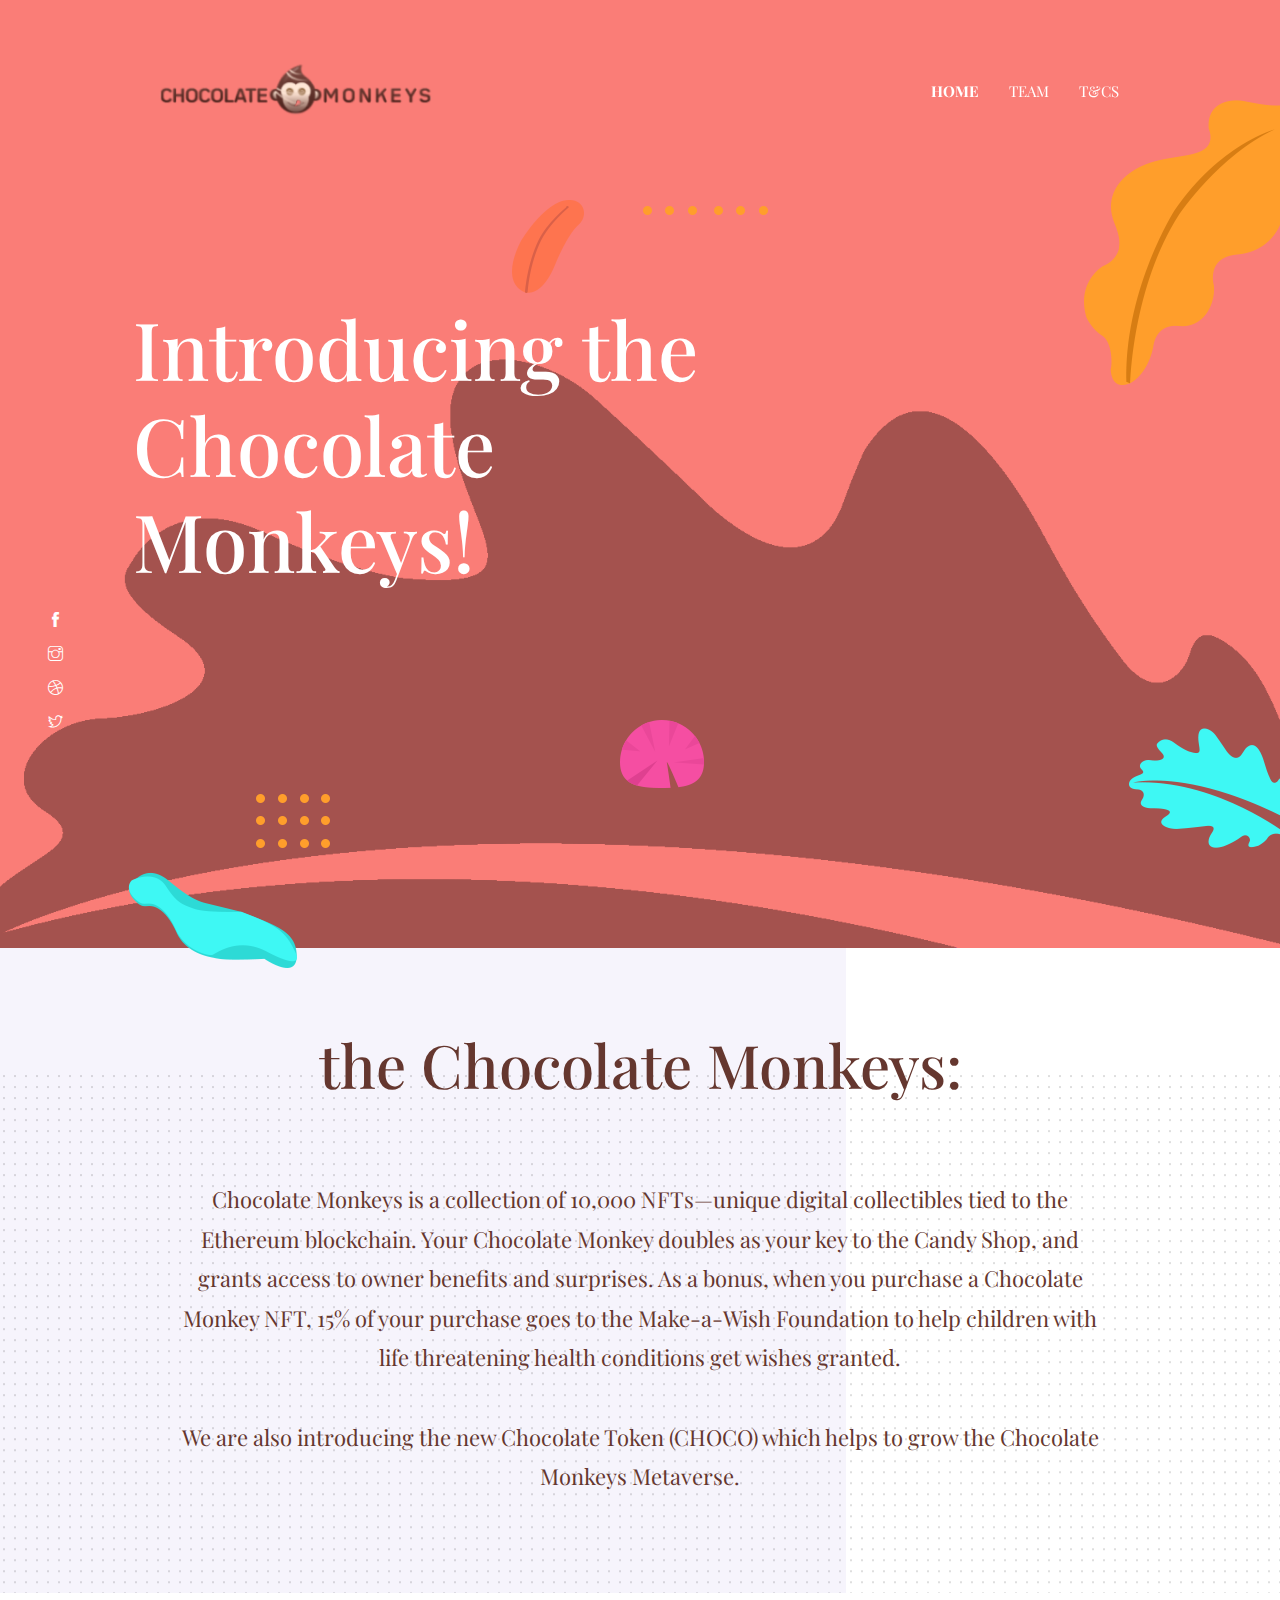
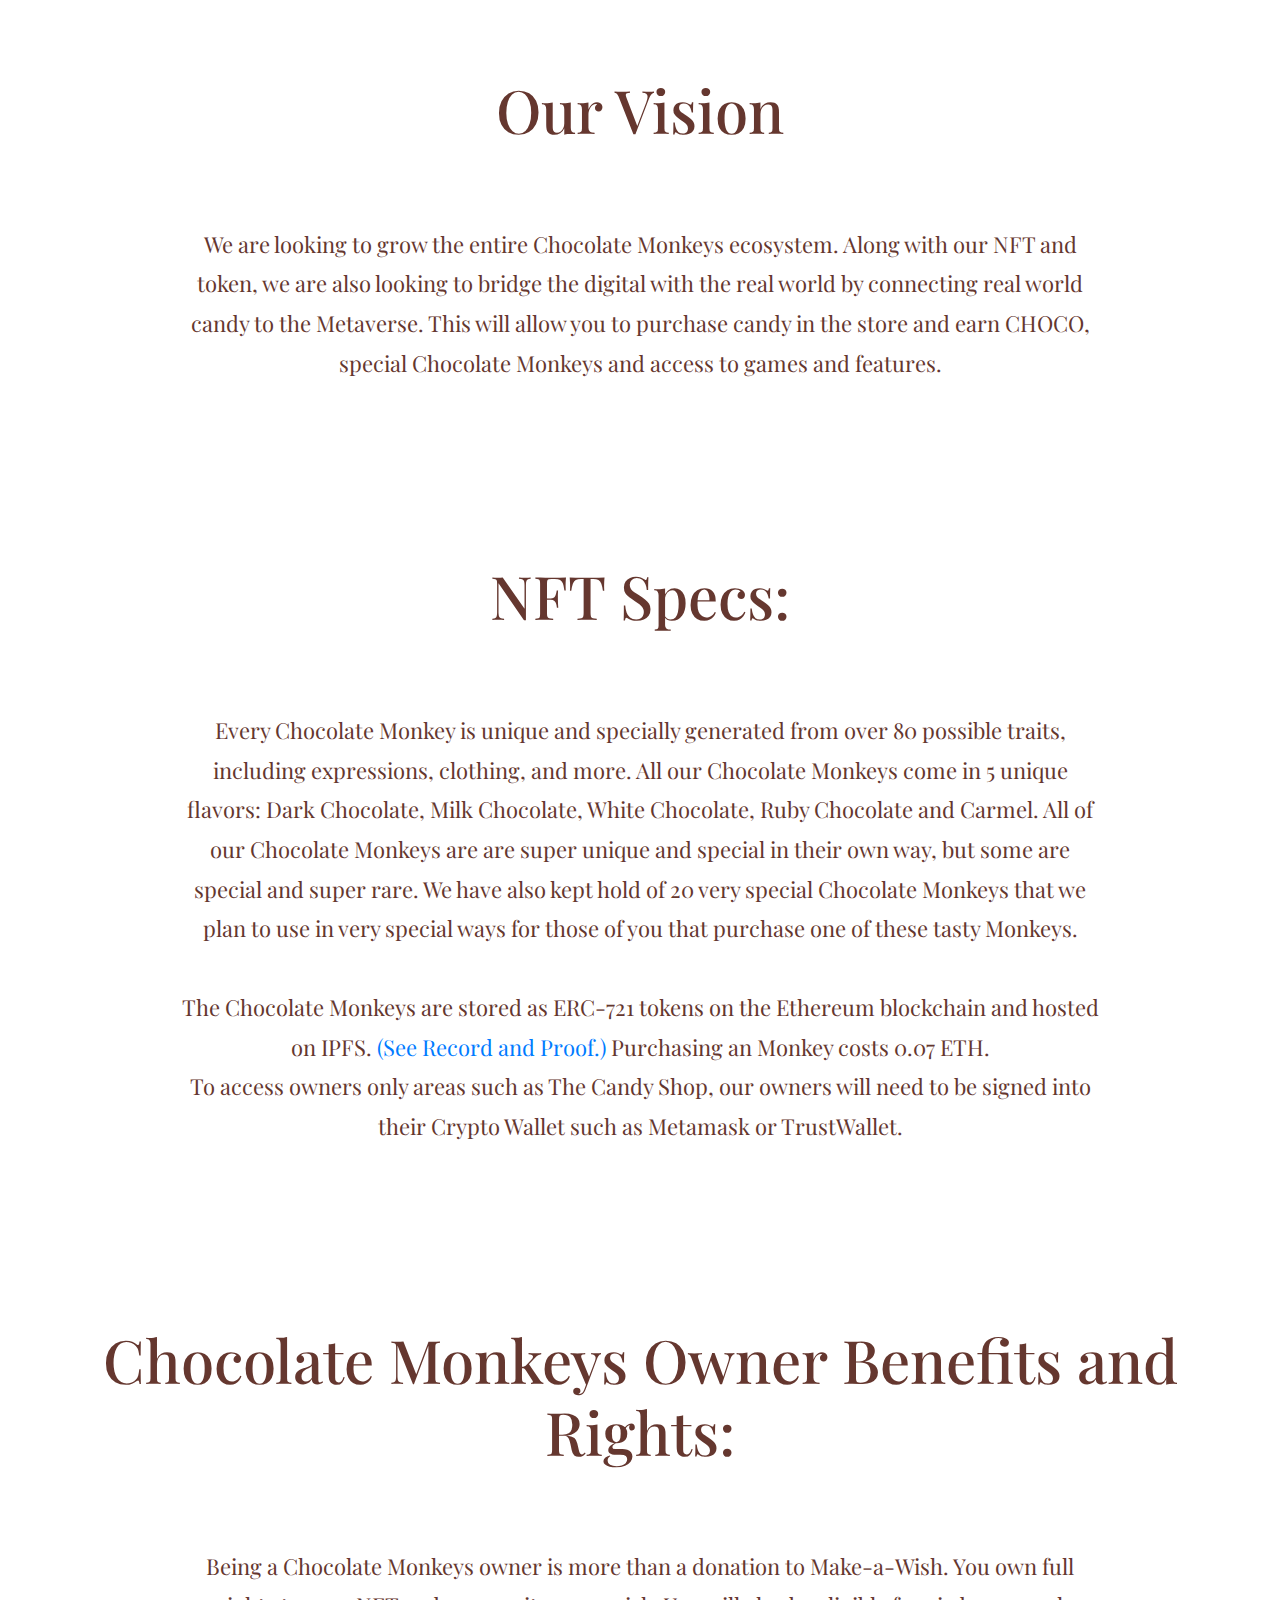
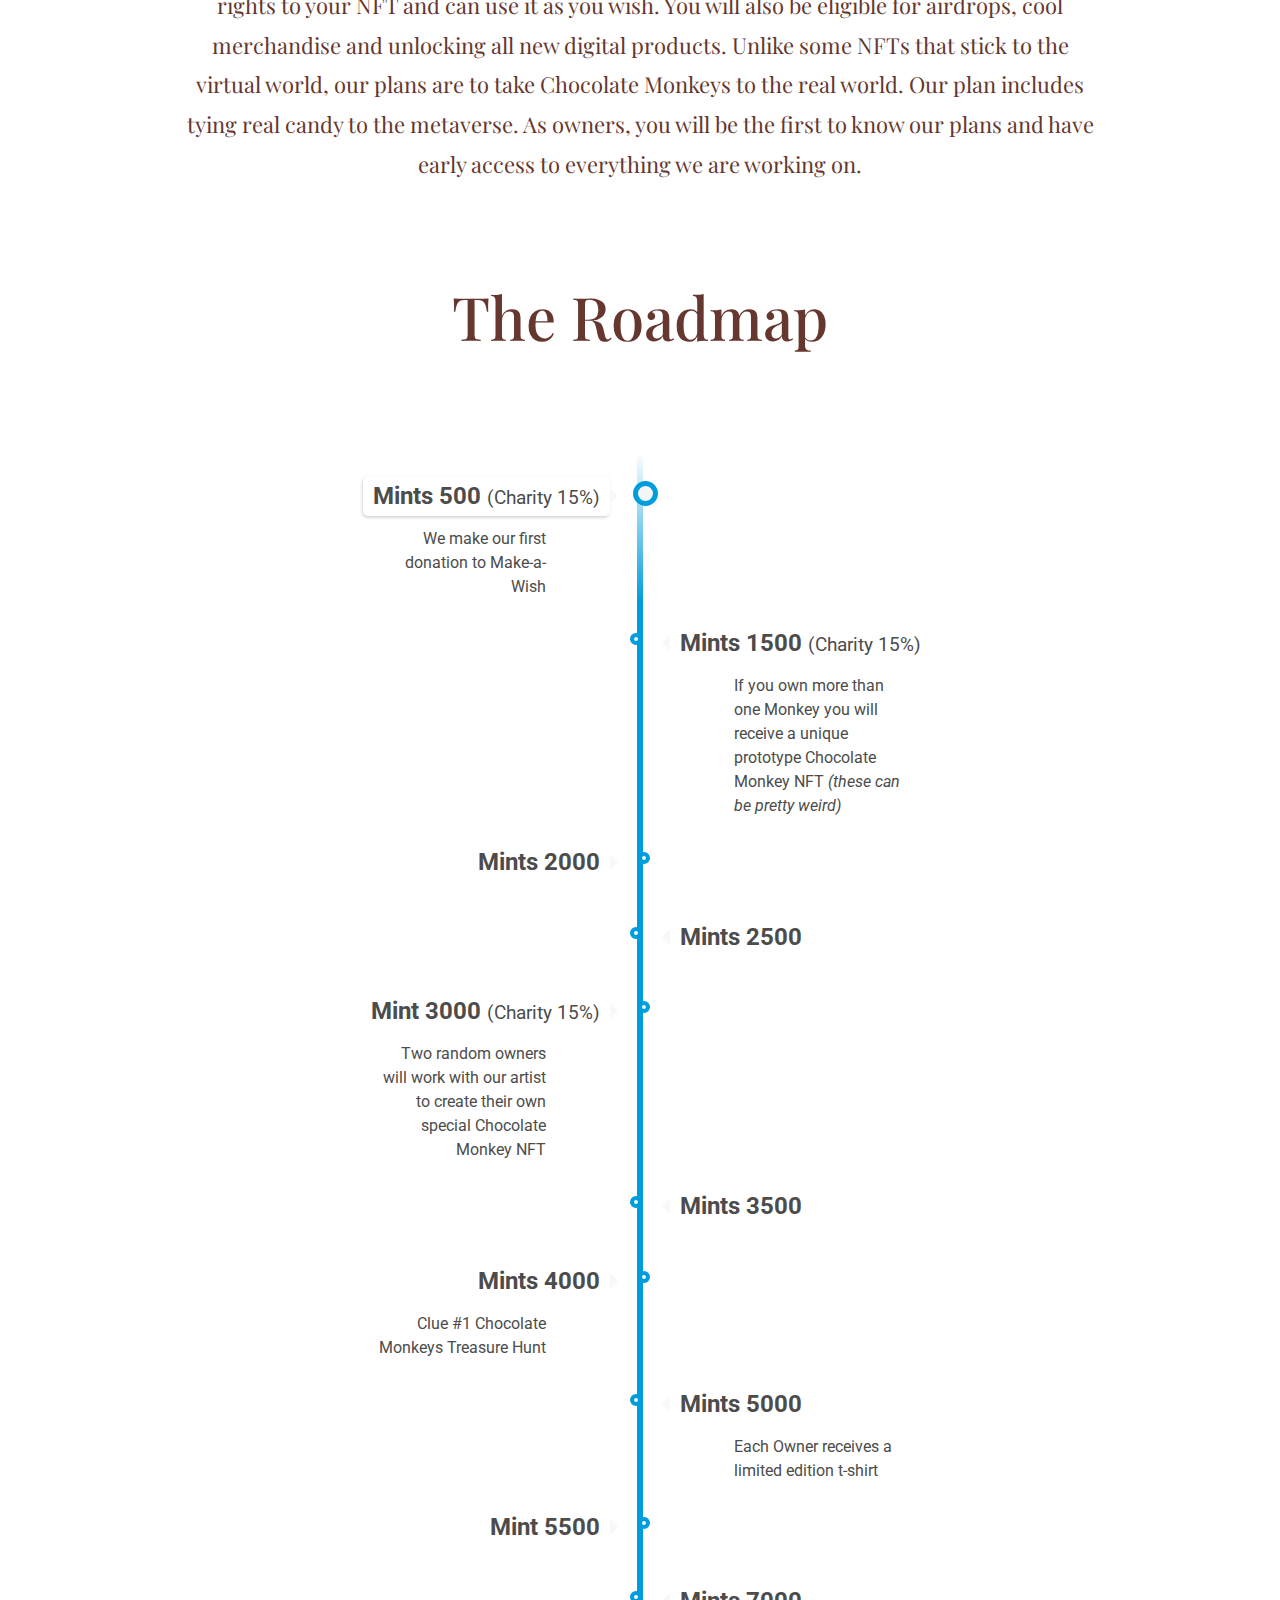
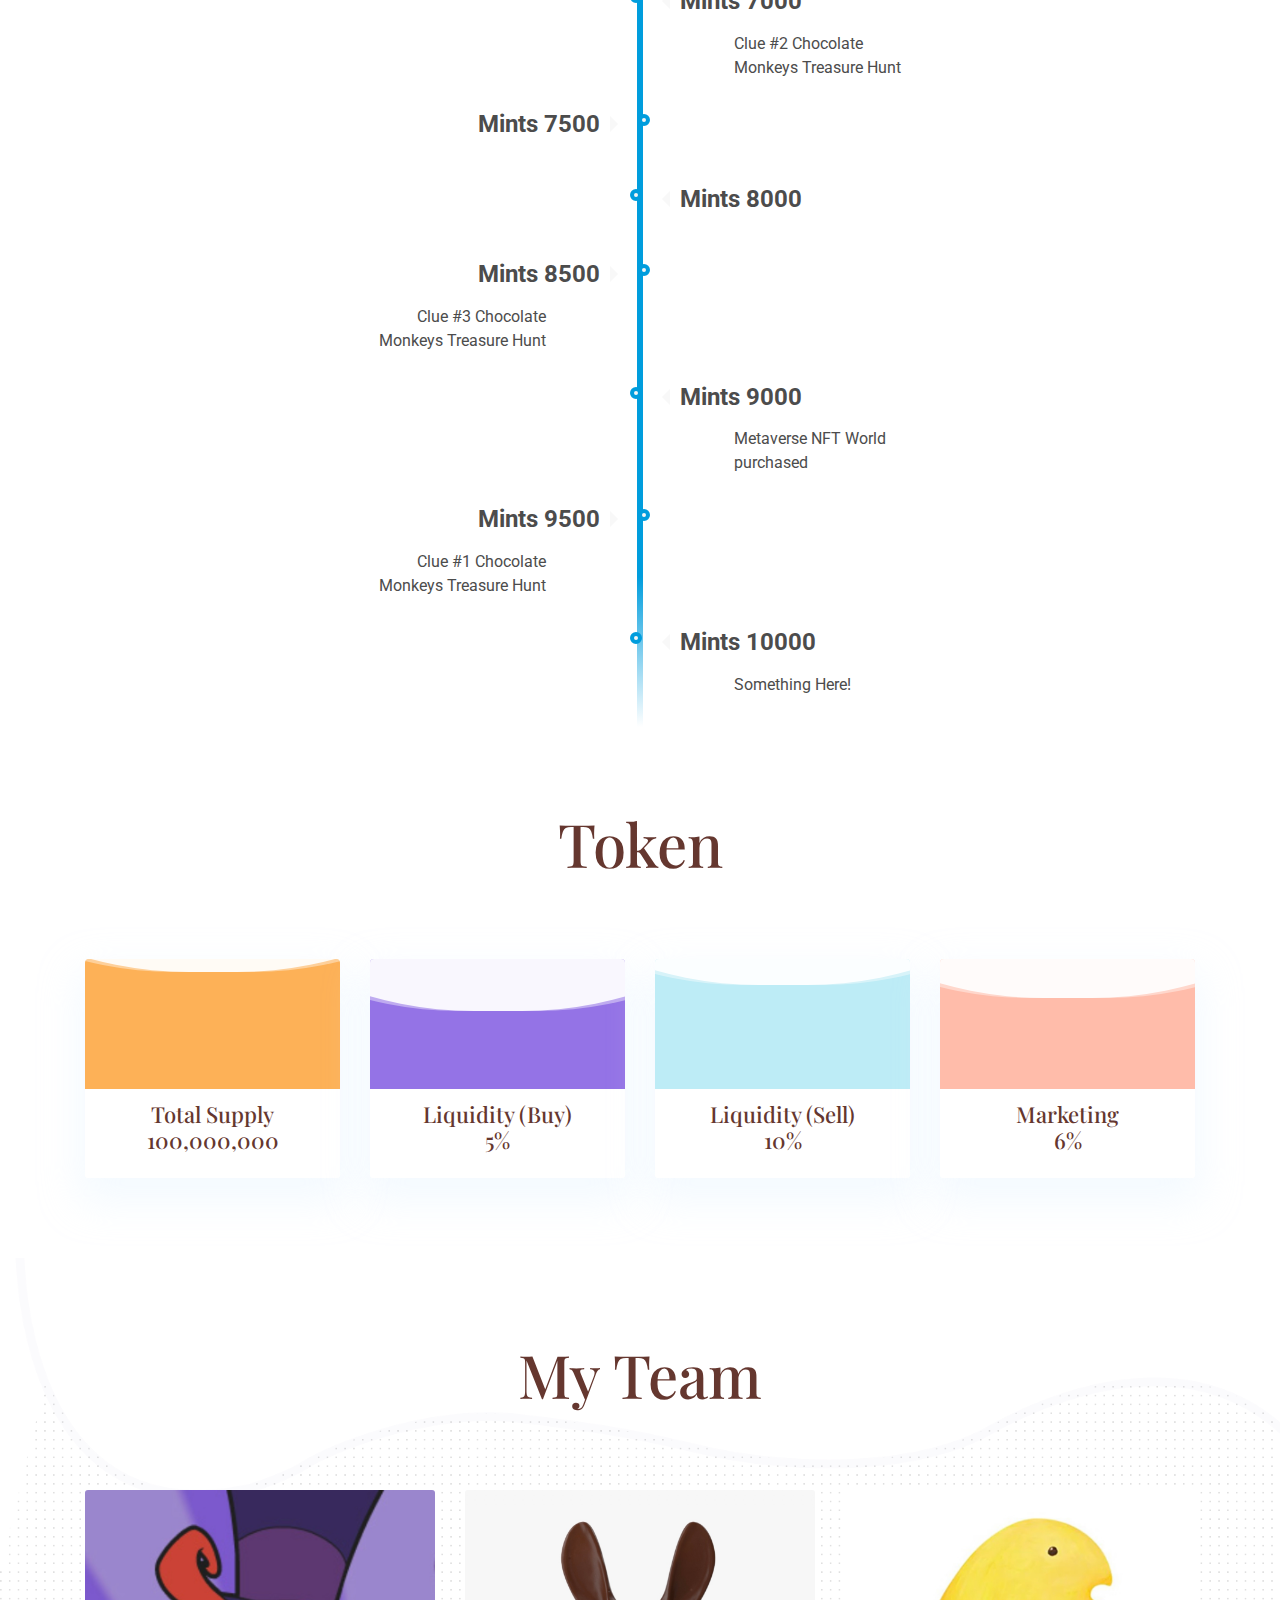
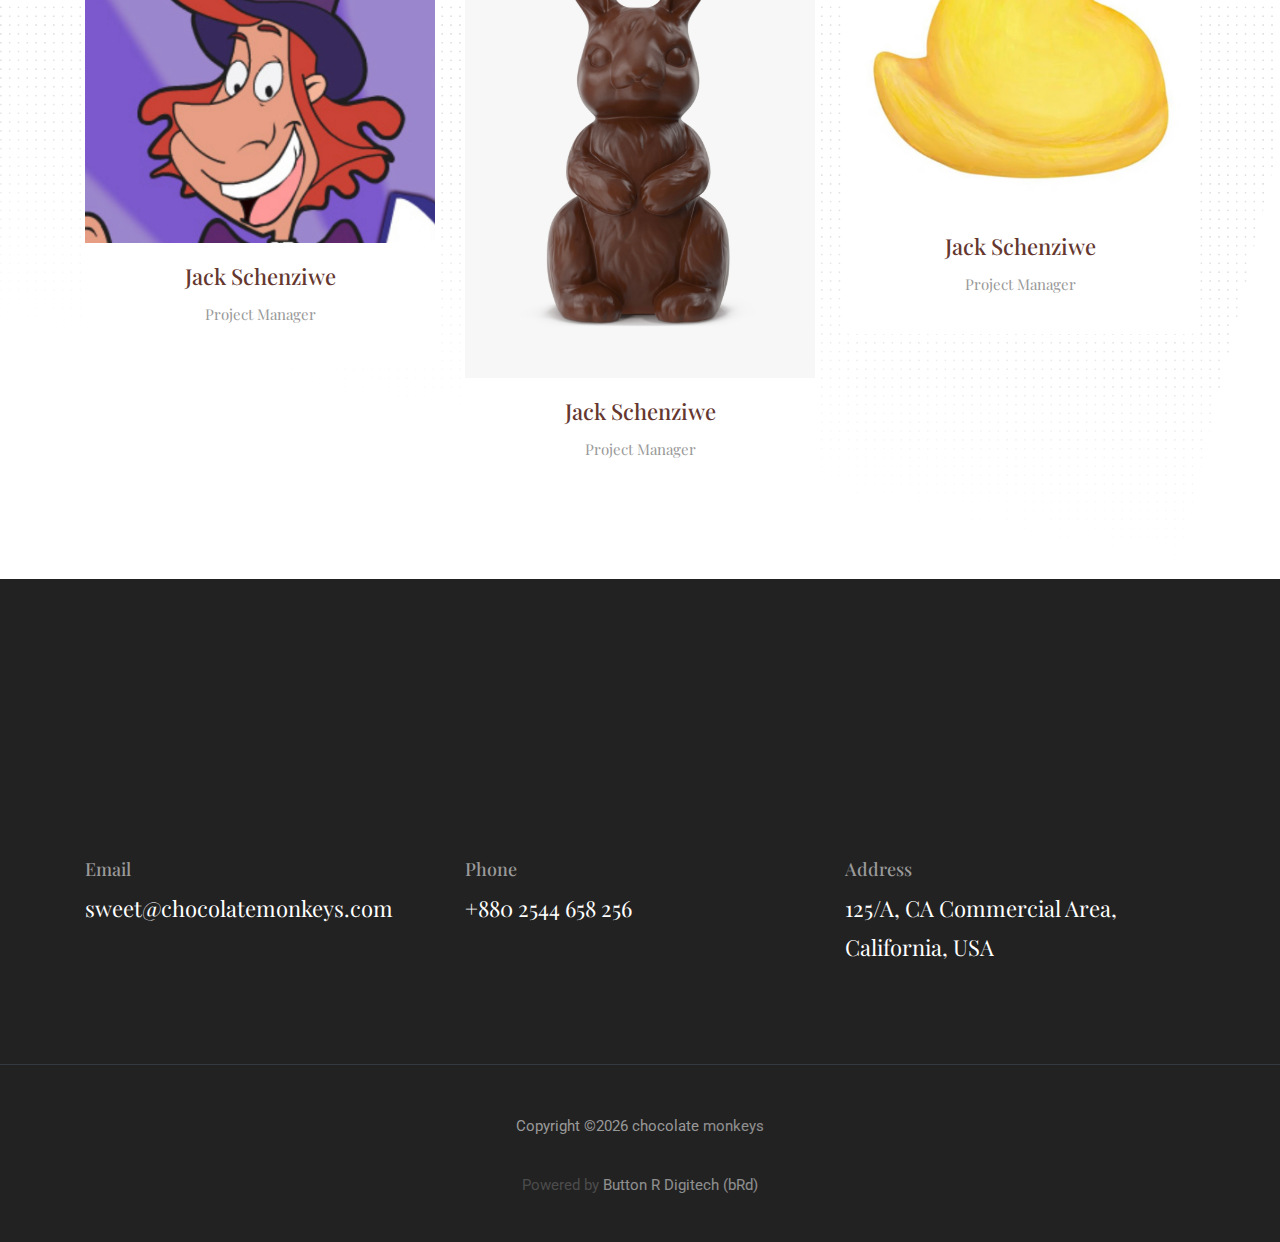
<file: themes/kross/index.html>
<!--
 // WEBSITE: https://themefisher.com
 // TWITTER: https://twitter.com/themefisher
 // FACEBOOK: https://www.facebook.com/themefisher
 // GITHUB: https://github.com/themefisher/
-->

<!-- 
THEME: Kross - Creative Portfolio Template
VERSION: 1.0.0
AUTHOR: Themefisher

HOMEPAGE: https://themefisher.com/products/kross-creative-portfolio-template/
DEMO: https://demo.themefisher.com/kross/
GITHUB: https://github.com/themefisher/meghna-onepage-html5-business-template

Get HUGO Version : https://gethugothemes.com/products/kross-hugo-theme/

WEBSITE: https://themefisher.com
TWITTER: https://twitter.com/themefisher
FACEBOOK: https://www.facebook.com/themefisher
-->

<!DOCTYPE html>
<html lang="en">
<head>

  <!-- Basic Page Needs
  ================================================== -->
  <meta charset="utf-8">
  <title>Chocolate Monkeys</title>

  <!-- Mobile Specific Metas
  ================================================== -->
  <meta http-equiv="X-UA-Compatible" content="IE=edge">
  <meta name="description" content="Creative Portfolio Template">
  <meta name="viewport" content="width=device-width, initial-scale=1.0, maximum-scale=5.0">
  <meta name="author" content="Themefisher">
  <meta name="generator" content="Themefisher Kross Template v1.0">
  <!-- Favicon -->
  <link rel="shortcut icon" type="image/x-icon" href="images/favicon.png" />
  
  <!-- ** Plugins Needed for the Project ** -->
  <!-- Bootstrap -->
  <link rel="stylesheet" href="plugins/bootstrap/bootstrap.min.css">
  <!-- slick slider -->
  <link rel="stylesheet" href="plugins/slick/slick.css">
  <!-- themefy-icon -->
  <link rel="stylesheet" href="plugins/themify-icons/themify-icons.css">

  <!-- Main Stylesheet -->
  <link href="css/style.css" rel="stylesheet">

</head>
<body>
  

<header class="navigation fixed-top">
  <nav class="navbar navbar-expand-lg navbar-dark">
    <a class="navbar-brand font-tertiary h3" href="index.html"><img src="images/logo.png" alt="Myself"></a>
    <button class="navbar-toggler" type="button" data-toggle="collapse" data-target="#navigation"
      aria-controls="navigation" aria-expanded="false" aria-label="Toggle navigation">
      <span class="navbar-toggler-icon"></span>
    </button>

    <div class="collapse navbar-collapse text-center" id="navigation">
      <ul class="navbar-nav ml-auto">
        <li class="nav-item active">
          <a class="nav-link" href="index.html">Home</a>
        </li>
        <li class="nav-item">
          <a class="nav-link" href="about.html">Team</a>
        </li>
      
        <li class="nav-item">
          <a class="nav-link" href="contact.html">T&Cs</a>
        </li>
      </ul>
    </div>
  </nav>
</header>

<!-- hero area -->
<section class="hero-area bg-primary" id="parallax">
  <div class="container">
    <div class="row">
      <div class="col-lg-11 mx-auto">
        <h1 class="text-white font-tertiary">Introducing the<br> Chocolate <br> Monkeys!</h1>
      </div>
    </div>
  </div>
  <div class="layer-bg w-100">
    <img class="img-fluid w-100" src="images/illustrations/leaf-bg.png" alt="bg-shape">
  </div>
  <div class="layer" id="l2">
    <img src="images/illustrations/dots-cyan.png" alt="bg-shape">
  </div>
  <div class="layer" id="l3">
    <img src="images/illustrations/leaf-orange.png" alt="bg-shape">
  </div>
  <div class="layer" id="l4">
    <img src="images/illustrations/dots-orange.png" alt="bg-shape">
  </div>
  <div class="layer" id="l5">
    <img src="images/illustrations/leaf-yellow.png" alt="bg-shape">
  </div>
  <div class="layer" id="l6">
    <img src="images/illustrations/leaf-cyan.png" alt="bg-shape">
  </div>
  <div class="layer" id="l7">
    <img src="images/illustrations/dots-group-orange.png" alt="bg-shape">
  </div>
  <div class="layer" id="l8">
    <img src="images/illustrations/leaf-pink-round.png" alt="bg-shape">
  </div>
  <div class="layer" id="l9">
    <img src="images/illustrations/leaf-cyan-2.png" alt="bg-shape">
  </div>
  <!-- social icon -->
  <ul class="list-unstyled ml-5 mt-3 position-relative zindex-1">
    <li class="mb-3"><a class="text-white" href="https://themefisher.com/"><i class="ti-facebook"></i></a></li>
    <li class="mb-3"><a class="text-white" href="https://themefisher.com/"><i class="ti-instagram"></i></a></li>
    <li class="mb-3"><a class="text-white" href="https://themefisher.com/"><i class="ti-dribbble"></i></a></li>
    <li class="mb-3"><a class="text-white" href="https://themefisher.com/"><i class="ti-twitter"></i></a></li>
  </ul>
  <!-- /social icon -->
</section>
<!-- /hero area -->

<!-- about -->

<section class="section" data-background="images/backgrounds/team-bg.png">
  <div class="container">
    <div class="row">
      <div class="col-lg-12 text-center">
        <h2 class="section-title">the Chocolate Monkeys:
        </h2>
      </div>
      <div class="col-lg-10 mx-auto text-center">
        <p class="font-secondary paragraph-lg text-dark">Chocolate Monkeys is a collection of 10,000 NFTs—unique digital collectibles tied to the Ethereum
          blockchain. Your Chocolate Monkey doubles as your key to the Candy Shop, and grants access to owner
          benefits and surprises. As a bonus, when you purchase a Chocolate Monkey NFT, 15% of your purchase
          goes to the Make-a-Wish Foundation to help children with life threatening health conditions get wishes
          granted.<br><br>We are also introducing the new Chocolate Token (CHOCO) which helps to grow the Chocolate Monkeys
          Metaverse.</p>
        
      </div>
    </div>
  </div>
</section>
<!-- /about -->

<!-- about -->
<section class="section">
  <div class="container">
    <div class="row">
      <div class="col-lg-12 text-center">
        <h2 class="section-title">Our Vision
        </h2>
      </div>
      <div class="col-lg-10 mx-auto text-center">
        <p class="font-secondary paragraph-lg text-dark">We are looking to grow the entire Chocolate Monkeys ecosystem. Along with our NFT and token, we
          are also looking to bridge the digital with the real world by connecting real world candy to the
          Metaverse. This will allow you to purchase candy in the store and earn CHOCO, special Chocolate
          Monkeys and access to games and features.
          </p>
      <!-- /  <a href="about.html" class="btn btn-transparent">know more</a> -->
      </div>
    </div>
  </div>
</section>
<!-- /about -->

<!-- about -->
<section class="section">
  <div class="container">
    <div class="row">
      <div class="col-lg-12 text-center">
        <h2 class="section-title">NFT Specs:
        </h2>
      </div>
      <div class="col-lg-10 mx-auto text-center">
        <p class="font-secondary paragraph-lg text-dark">Every Chocolate Monkey is unique and specially generated from over 80 possible traits,
          including expressions, clothing, and more. All our Chocolate Monkeys come in 5 unique flavors:
          Dark Chocolate, Milk Chocolate, White Chocolate, Ruby Chocolate and Carmel. All of our
          Chocolate Monkeys are are super unique and special in their own way, but some are special and
          super rare. We have also kept hold of 20 very special Chocolate Monkeys that we plan to use in
          very special ways for those of you that purchase one of these tasty Monkeys. <br><br>The Chocolate Monkeys are stored as ERC-721 tokens on the Ethereum blockchain and hosted
          on IPFS. <a href="https://boredapeyachtclub.com/#/provenance">(See Record and Proof.)</a> Purchasing an Monkey costs 0.07 ETH.<br>To access owners only areas such as The Candy Shop, our owners will need to be signed into
          their Crypto Wallet such as Metamask or TrustWallet.
          </p>
        
      </div>
    </div>
  </div>
</section>
<!-- /about -->

<!-- about -->
<section class="section">
  <div class="container">
    <div class="row">
      <div class="col-lg-12 text-center">
        <h2 class="section-title">Chocolate Monkeys Owner Benefits and
          Rights:</h2>
      </div>
      <div class="col-lg-10 mx-auto text-center">
        <p class="font-secondary paragraph-lg text-dark">Being a Chocolate Monkeys owner is more than a donation to Make-a-Wish. You own full rights
          to your NFT and can use it as you wish. You will also be eligible for airdrops, cool merchandise
          and unlocking all new digital products. Unlike some NFTs that stick to the virtual world, our
          plans are to take Chocolate Monkeys to the real world. Our plan includes tying real candy to the
          metaverse. As owners, you will be the first to know our plans and have early access to
          everything we are working on.
          </p>
      <!-- /  <a href="about.html" class="btn btn-transparent">know more</a> -->
      </div>
    </div>
  </div>
</section>
<!-- /about -->

<!-- The Timeline -->
 <div class="row">
  <div class="col-lg-12 text-center">
    <h2 class="section-title">The Roadmap</h2>
  </div>
<ul class="timeline">

  
  <!-- Item 1 Focsued -->
  <li>
    <div class="direction-l">
      <div class="flag-wrapper">
        <span class="flag xl">Mints 500 <small>(Charity 15%)</small></span>
        <span class="time-wrapper hide"><span class="time">2011 - 2013</span></span>
      </div>
      <div class="desc">We make our first donation to Make-a-Wish</div>
    </div>
  </li>
  
    
    
    <!-- Item 2 -->
    <li>
      <div class="direction-r">
        <div class="flag-wrapper">
          <span class="flag wbg">Mints 1500 <small>(Charity 15%)</small></span>
          <span class="time-wrapper hide"><span class="time">2013 - present</span></span>
        </div>
        <div class="desc">If you own more than one Monkey you will
          receive a unique prototype Chocolate Monkey
          NFT <i>(these can be pretty weird)</i></div>
      </div>
    </li>
    
    
  
    <!-- Item 3 -->
    
   
    <li>
      <div class="direction-l">
        <div class="flag-wrapper">
          <span class="flag wbg">Mints 2000</span>
          <span class="time-wrapper hide"><span class="time">2011 - 2013</span></span>
        </div>
        <div class="desc"></div>
      </div>
    </li>

    <!-- Item 4 -->
    <li>
      <div class="direction-r">
        <div class="flag-wrapper">
          <span class="flag wbg">Mints 2500</span>
          <span class="time-wrapper hide"><span class="time">2013 - present</span></span>
        </div>
        <div class="desc"></div>
      </div>
    </li>
    
    
  
    <!-- Item 5 -->
    
   
    <li>
      <div class="direction-l">
        <div class="flag-wrapper">
          <span class="flag wbg">Mint 3000 <small>(Charity 15%)</small></span>
          <span class="time-wrapper hide"><span class="time">2011 - 2013</span></span>
        </div>
        <div class="desc">Two random owners will work with our artist
          to create their own special Chocolate Monkey NFT</div>
      </div>
    </li>

    <!-- Item 6 -->
    <li>
      <div class="direction-r">
        <div class="flag-wrapper">
          <span class="flag wbg">Mints 3500</span>
          <span class="time-wrapper hide"><span class="time">2013 - present</span></span>
        </div>
        <div class="desc"></div>
      </div>
    </li>
    
    
  
    <!-- Item 7 -->
    
   
    <li>
      <div class="direction-l">
        <div class="flag-wrapper">
          <span class="flag wbg">Mints 4000 </span>
          <span class="time-wrapper hide"><span class="time">2011 - 2013</span></span>
        </div>
        <div class="desc">Clue #1 Chocolate Monkeys Treasure Hunt</div>
      </div>
    </li>

    <!-- Item 8 -->
    <li>
      <div class="direction-r">
        <div class="flag-wrapper">
          <span class="flag wbg">Mints 5000</span>
          <span class="time-wrapper hide"><span class="time">2013 - present</span></span>
        </div>
        <div class="desc">Each Owner receives a limited edition t-shirt</div>
      </div>
    </li>
    
    
  
    <!-- Item 9 -->
    
   
    <li>
      <div class="direction-l">
        <div class="flag-wrapper">
          <span class="flag wbg">Mint 5500</span>
          <span class="time-wrapper hide"><span class="time">2011 - 2013</span></span>
        </div>
        <div class="desc"></div>
      </div>
    </li>

    <!-- Item 2 -->
    <li>
      <div class="direction-r">
        <div class="flag-wrapper">
          <span class="flag wbg">Mints 7000</span>
          <span class="time-wrapper hide"><span class="time">2013 - present</span></span>
        </div>
        <div class="desc">Clue #2 Chocolate Monkeys Treasure Hunt</div>
      </div>
    </li>
    
    
  
    <!-- Item 3 -->
    
   
    <li>
      <div class="direction-l">
        <div class="flag-wrapper">
          <span class="flag wbg">Mints 7500</span>
          <span class="time-wrapper hide"><span class="time">2011 - 2013</span></span>
        </div>
        <div class="desc"></div>
      </div>
    </li>

    <!-- Item 4 -->
    <li>
      <div class="direction-r">
        <div class="flag-wrapper">
          <span class="flag wbg">Mints 8000</span>
          <span class="time-wrapper hide"><span class="time">2013 - present</span></span>
        </div>
        <div class="desc"></div>
      </div>
    </li>
    
    
  
    <!-- Item 5 -->
    
   
    <li>
      <div class="direction-l">
        <div class="flag-wrapper">
          <span class="flag wbg">Mints 8500</span>
          <span class="time-wrapper hide"><span class="time">2011 - 2013</span></span>
        </div>
        <div class="desc">Clue #3 Chocolate Monkeys Treasure Hunt</div>
      </div>
    </li>

    <!-- Item 6 -->
    <li>
      <div class="direction-r">
        <div class="flag-wrapper">
          <span class="flag wbg">Mints 9000</span>
          <span class="time-wrapper hide"><span class="time">2013 - present</span></span>
        </div>
        <div class="desc">Metaverse NFT World purchased</div>
      </div>
    </li>
    
    
  
    <!-- Item 7 -->
    
   
    <li>
      <div class="direction-l">
        <div class="flag-wrapper">
          <span class="flag wbg">Mints 9500</span>
          <span class="time-wrapper hide"><span class="time">2011 - 2013</span></span>
        </div>
        <div class="desc">Clue #1 Chocolate Monkeys Treasure Hunt</div>
      </div>
    </li>

    <!-- Item 8 -->
    <li>
      <div class="direction-r">
        <div class="flag-wrapper">
          <span class="flag wbg">Mints 10000</span>
          <span class="time-wrapper hide"><span class="time">2013 - present</span></span>
        </div>
        <div class="desc">Something Here!</div>
      </div>
    </li>
  
  </ul>
</div>
<!-- skills -->
<section class="section">
  <div class="container">
    <div class="row">
      <div class="col-lg-12 text-center">
        <h2 class="section-title">Token</h2>
      </div>
      <div class="col-lg-3 col-sm-6 mb-4 mb-lg-0">
        <div class="card shadow text-center">
          <div class="position-relative rounded-top progress-wrapper" data-color="#fdb157">
            <div class="wave" data-progress="90%"></div>
          </div>
          <div class="card-footer bg-white">
            <h4 class="card-title">Total Supply<br>100,000,000<br></h4>
          </div>
        </div>
      </div>
      <div class="col-lg-3 col-sm-6 mb-4 mb-lg-0">
        <div class="card shadow text-center">
          <div class="position-relative rounded-top progress-wrapper" data-color="#9473e6">
            <div class="wave" data-progress="60%"></div>
          </div>
          <div class="card-footer bg-white">
            <h4 class="card-title">Liquidity (Buy)<br>5%<br></h4>
          </div>
        </div>
      </div>
      <div class="col-lg-3 col-sm-6 mb-4 mb-lg-0">
        <div class="card shadow text-center">
          <div class="position-relative rounded-top progress-wrapper" data-color="#bdecf6">
            <div class="wave" data-progress="80%"></div>
          </div>
          <div class="card-footer bg-white">
            <h4 class="card-title">Liquidity (Sell)<br>10%<br></h4>
          </div>
        </div>
      </div>
      <div class="col-lg-3 col-sm-6 mb-4 mb-lg-0">
        <div class="card shadow text-center">
          <div class="position-relative rounded-top progress-wrapper" data-color="#ffbcaa">
            <div class="wave" data-progress="70%"></div>
          </div>
          <div class="card-footer bg-white">
            <h4 class="card-title">Marketing<br>6%<br></h4>
          </div>
        </div>
      </div>
    </div>
  </div>
</section>
<!-- /skills -->





<!-- team -->
<section class="section bg-cover" data-background="images/backgrounds/education-bg.png">
  <div class="container">
    <div class="row">
      <div class="col-12 text-center">
        <h2 class="section-title">My Team</h2>
      </div>
      <div class="col-md-4 col-sm-6 mb-4 mb-md-0">
        <div class="card text-center">
          <img src="images/team/member-1.png" class="card-img-top">
          <div class="card-body">
            <h4 class="card-title">Jack Schenziwe</h4>
            <p class="text-light font-secondary">Project Manager</p>
          </div>
        </div>
      </div>
      <div class="col-md-4 col-sm-6 mb-4 mb-md-0">
        <div class="card text-center">
          <img src="images/team/member-2.png" class="card-img-top">
          <div class="card-body">
            <h4 class="card-title">Jack Schenziwe</h4>
            <p class="text-light font-secondary">Project Manager</p>
          </div>
        </div>
      </div>
      <div class="col-md-4 col-sm-6 mb-4 mb-md-0">
        <div class="card text-center">
          <img src="images/team/member-3.png" class="card-img-top">
          <div class="card-body">
            <h4 class="card-title">Jack Schenziwe</h4>
            <p class="text-light font-secondary">Project Manager</p>
          </div>
        </div>
      </div>
      
    </div>
  </div>
</section>
<!-- /team -->




  </div>
</section>
<!-- /client logo slider -->





<!-- footer -->
<footer class="bg-dark footer-section">
  
  <div class="section">
    <div class="container">
      <div class="row">
        <div class="col-md-4">
          <h5 class="text-light">Email</h5>
          <p class="text-white paragraph-lg font-secondary">sweet@chocolatemonkeys.com</p>
        </div>
        <div class="col-md-4">
          <h5 class="text-light">Phone</h5>
          <p class="text-white paragraph-lg font-secondary">+880 2544 658 256</p>
        </div>
        <div class="col-md-4">
          <h5 class="text-light">Address</h5>
          <p class="text-white paragraph-lg font-secondary">125/A, CA Commercial Area, California, USA</p>
        </div>
      </div>
    </div>
  </div>
  <div class="border-top text-center border-dark py-5">
    <p class="mb-0 text-light">Copyright &copy;<script>
        var CurrentYear = new Date().getFullYear()
        document.write(CurrentYear)
      </script> chocolate <a class="text-white-50" href="Themefisher">monkeys </a></p><br><br>
    Powered by <a class="text-white-50" href="Themefisher">Button R Digitech (bRd)</a>  
  </div>
</footer>
<!-- /footer -->

<!-- jQuery -->
<script src="plugins/jQuery/jquery.min.js"></script>
<!-- Bootstrap JS -->
<script src="plugins/bootstrap/bootstrap.min.js"></script>
<!-- slick slider -->
<script src="plugins/slick/slick.min.js"></script>
<!-- filter -->
<script src="plugins/shuffle/shuffle.min.js"></script>

<!-- Main Script -->
<script src="js/script.js"></script>

</body>
</html>
</file>
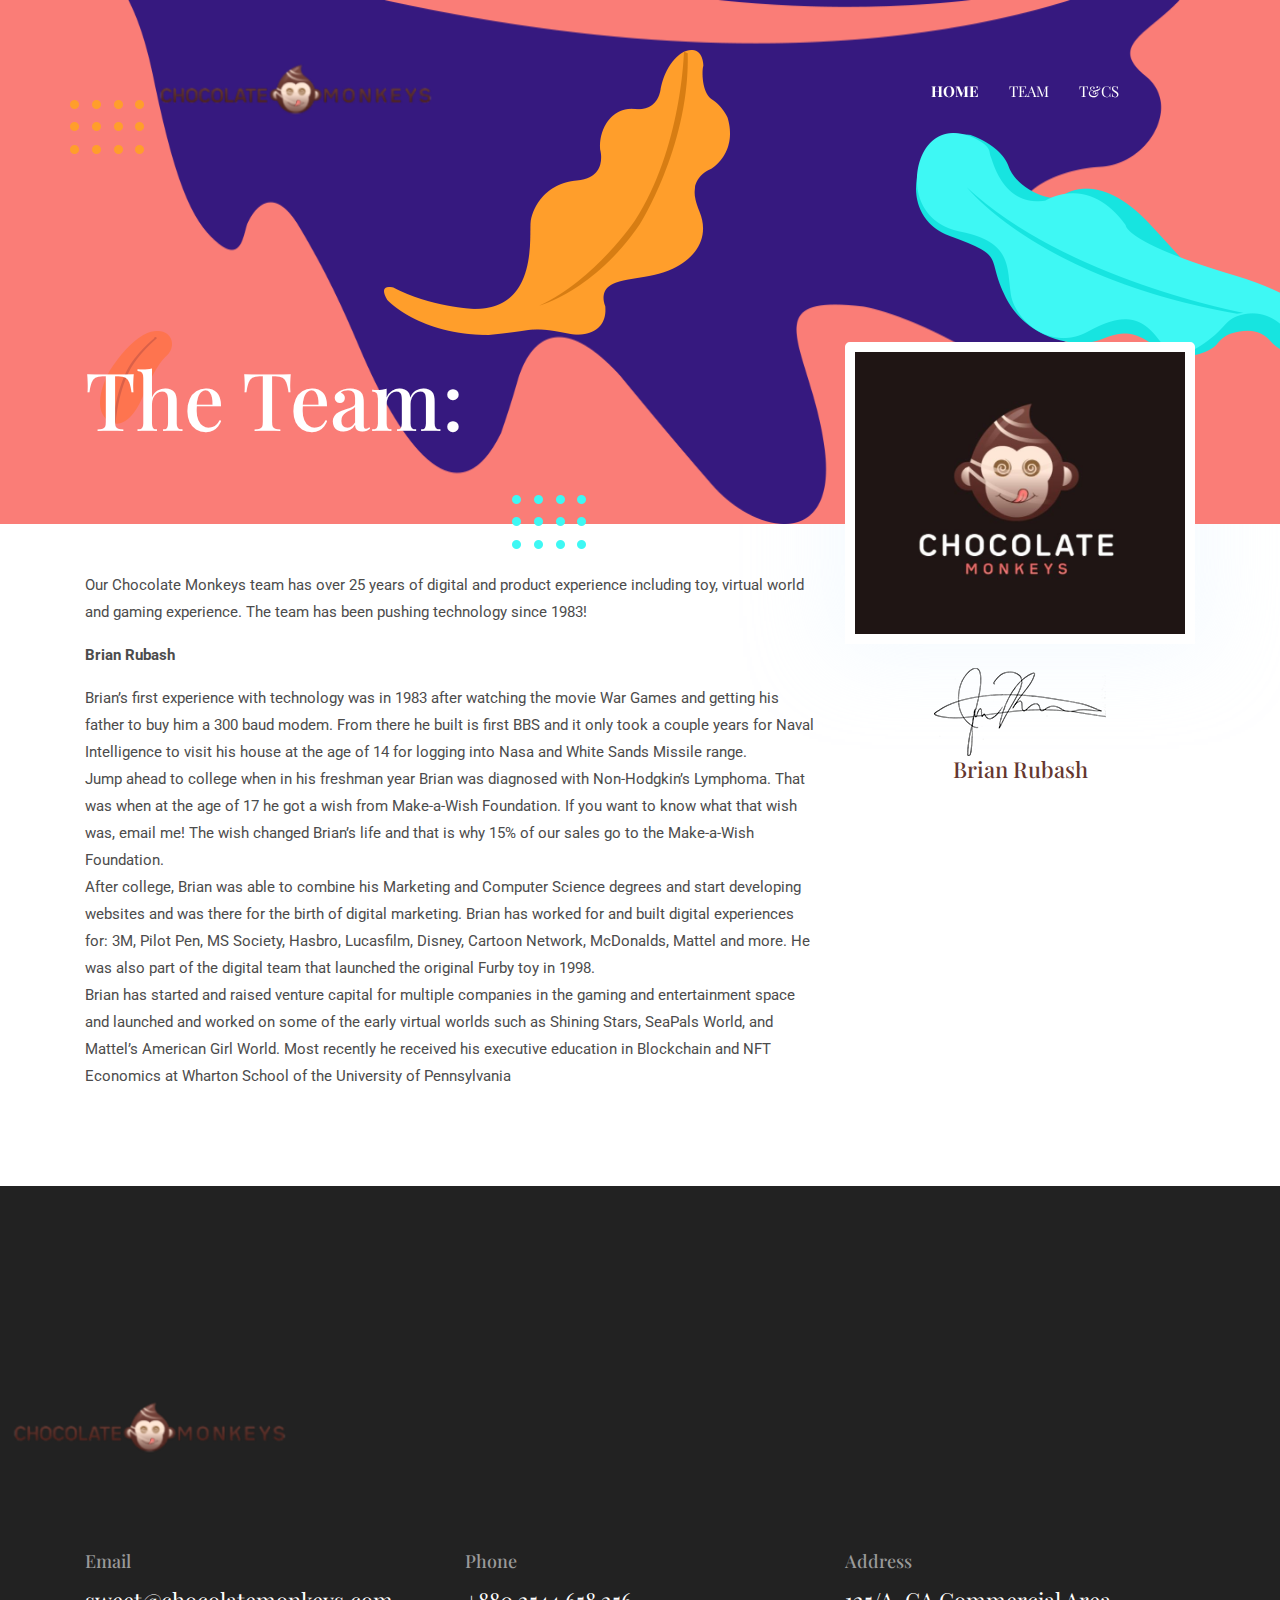
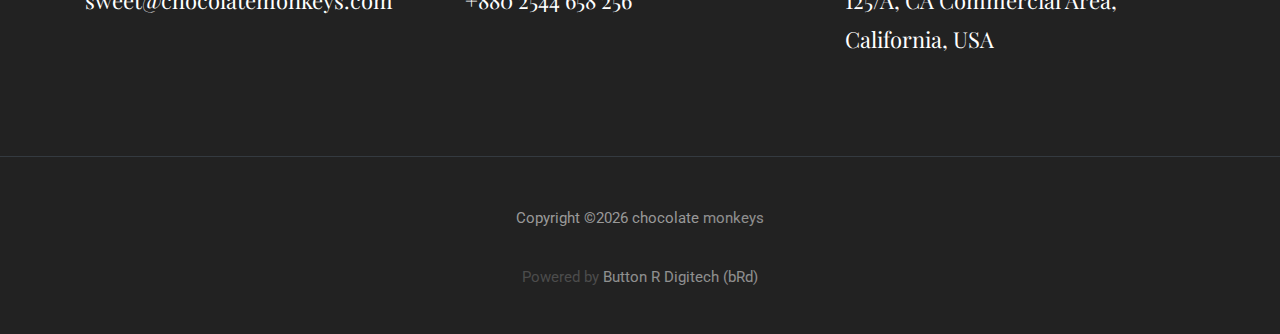
<file: themes/kross/about.html>
<!--
 // WEBSITE: https://themefisher.com
 // TWITTER: https://twitter.com/themefisher
 // FACEBOOK: https://www.facebook.com/themefisher
 // GITHUB: https://github.com/themefisher/
-->

<!-- 
THEME: Kross - Creative Portfolio Template
VERSION: 1.0.0
AUTHOR: Themefisher

HOMEPAGE: https://themefisher.com/products/kross-creative-portfolio-template/
DEMO: https://demo.themefisher.com/kross/
GITHUB: https://github.com/themefisher/meghna-onepage-html5-business-template

Get HUGO Version : https://gethugothemes.com/products/kross-hugo-theme/

WEBSITE: https://themefisher.com
TWITTER: https://twitter.com/themefisher
FACEBOOK: https://www.facebook.com/themefisher
-->

<!DOCTYPE html>
<html lang="en">
<head>

  <!-- Basic Page Needs
  ================================================== -->
  <meta charset="utf-8">
  <title>Kross - Creative Portfolio Template</title>

  <!-- Mobile Specific Metas
  ================================================== -->
  <meta http-equiv="X-UA-Compatible" content="IE=edge">
  <meta name="description" content="Creative Portfolio Template">
  <meta name="viewport" content="width=device-width, initial-scale=1.0, maximum-scale=5.0">
  <meta name="author" content="Themefisher">
  <meta name="generator" content="Themefisher Kross Template v1.0">
  <!-- Favicon -->
  <link rel="shortcut icon" type="image/x-icon" href="images/favicon.png" />
  
  <!-- ** Plugins Needed for the Project ** -->
  <!-- Bootstrap -->
  <link rel="stylesheet" href="plugins/bootstrap/bootstrap.min.css">
  <!-- slick slider -->
  <link rel="stylesheet" href="plugins/slick/slick.css">
  <!-- themefy-icon -->
  <link rel="stylesheet" href="plugins/themify-icons/themify-icons.css">

  <!-- Main Stylesheet -->
  <link href="css/style.css" rel="stylesheet">

</head>
<body>
  

<header class="navigation fixed-top">
  <nav class="navbar navbar-expand-lg navbar-dark">
    <a class="navbar-brand font-tertiary h3" href="index.html"><img src="images/logo.png" alt="Myself"></a>
    <button class="navbar-toggler" type="button" data-toggle="collapse" data-target="#navigation"
      aria-controls="navigation" aria-expanded="false" aria-label="Toggle navigation">
      <span class="navbar-toggler-icon"></span>
    </button>

    <div class="collapse navbar-collapse text-center" id="navigation">
      <ul class="navbar-nav ml-auto">
        <li class="nav-item active">
          <a class="nav-link" href="index.html">Home</a>
        </li>
        <li class="nav-item">
          <a class="nav-link" href="about.html">Team</a>
        </li>
      
        <li class="nav-item">
          <a class="nav-link" href="contact.html">T&Cs</a>
        </li>
      </ul>
    </div>
  </nav>
</header>

<!-- page title -->
<section class="page-title-alt bg-primary position-relative">
  <div class="container">
    <div class="row">
      <div class="col-12">
        <h1 class="text-white font-tertiary">The Team:</h1>
      </div>
    </div>
  </div>
  <!-- background shapes -->
  <img src="images/illustrations/leaf-bg-top.png" alt="illustrations" class="bg-shape-1 w-100">
  <img src="images/illustrations/dots-group-sm.png" alt="illustrations" class="bg-shape-2">
  <img src="images/illustrations/leaf-yellow.png" alt="illustrations" class="bg-shape-3">
  <img src="images/illustrations/leaf-orange.png" alt="illustrations" class="bg-shape-4">
  <img src="images/illustrations/dots-group-cyan.png" alt="illustrations" class="bg-shape-5">
  <img src="images/illustrations/leaf-cyan-lg.png" alt="illustrations" class="bg-shape-6">
</section>
<!-- /page title -->

<!-- about -->
<section class="section pt-5">
  <div class="container">
    <div class="row">
      <div class="col-md-8">
        <p>Our Chocolate Monkeys team has over 25 years of digital and product experience including toy, virtual world and
          gaming experience. The team has been pushing technology since 1983!
          </p>
        <p><b>Brian Rubash</b></p>
        <p>Brian’s first experience with technology was in 1983 after watching the movie War Games and
          getting his father to buy him a 300 baud modem. From there he built is first BBS and it only
          took a couple years for Naval Intelligence to visit his house at the age of 14 for logging into Nasa
          and White Sands Missile range.<br>Jump ahead to college when in his freshman year Brian was diagnosed with Non-Hodgkin’s
          Lymphoma. That was when at the age of 17 he got a wish from Make-a-Wish Foundation. If
          you want to know what that wish was, email me! The wish changed Brian’s life and that is why
          15% of our sales go to the Make-a-Wish Foundation.<br>After college, Brian was able to combine his Marketing and Computer Science degrees and start
          developing websites and was there for the birth of digital marketing. Brian has worked for and
          built digital experiences for: 3M, Pilot Pen, MS Society, Hasbro, Lucasfilm, Disney, Cartoon
          Network, McDonalds, Mattel and more. He was also part of the digital team that launched the
          original Furby toy in 1998.<br>Brian has started and raised venture capital for multiple companies in the gaming and
          entertainment space and launched and worked on some of the early virtual worlds such as
          Shining Stars, SeaPals World, and Mattel’s American Girl World. Most recently he received his
          executive education in Blockchain and NFT Economics at Wharton School of the University of
          Pennsylvania </p>
      </div>
      <div class="col-md-4 text-center drag-lg-top">
        <div class="shadow-down mb-4">
          <img src="images/about/author.jpg" alt="author" class="img-fluid w-100 rounded-lg border-thick border-white">
        </div>
        <img src="images/about/signature.png" alt="signature" class="img-fluid">
        <h4>Brian Rubash</h4>
      </div>
    </div>
  </div>
</section>
<!-- /about -->



<!-- footer -->
<footer class="bg-dark footer-section">
  <a class="navbar-brand font-tertiary h3" href="index.html"><img src="images/logo.png" alt="Myself"></a>
  <div class="section">
    <div class="container">
      <div class="row">
        <div class="col-md-4">
          <h5 class="text-light">Email</h5>
          <p class="text-white paragraph-lg font-secondary">sweet@chocolatemonkeys.com</p>
        </div>
        <div class="col-md-4">
          <h5 class="text-light">Phone</h5>
          <p class="text-white paragraph-lg font-secondary">+880 2544 658 256</p>
        </div>
        <div class="col-md-4">
          <h5 class="text-light">Address</h5>
          <p class="text-white paragraph-lg font-secondary">125/A, CA Commercial Area, California, USA</p>
        </div>
      </div>
    </div>
  </div>
  <div class="border-top text-center border-dark py-5">
    <p class="mb-0 text-light">Copyright &copy;<script>
        var CurrentYear = new Date().getFullYear()
        document.write(CurrentYear)
      </script> chocolate <a class="text-white-50" href="Themefisher">monkeys </a></p><br><br>
    Powered by <a class="text-white-50" href="Themefisher">Button R Digitech (bRd)</a>   
  </div>
</footer>
<!-- /footer -->

<!-- jQuery -->
<script src="plugins/jQuery/jquery.min.js"></script>
<!-- Bootstrap JS -->
<script src="plugins/bootstrap/bootstrap.min.js"></script>
<!-- slick slider -->
<script src="plugins/slick/slick.min.js"></script>
<!-- filter -->
<script src="plugins/shuffle/shuffle.min.js"></script>

<!-- Main Script -->
<script src="js/script.js"></script>

</body>
</html>
</file>
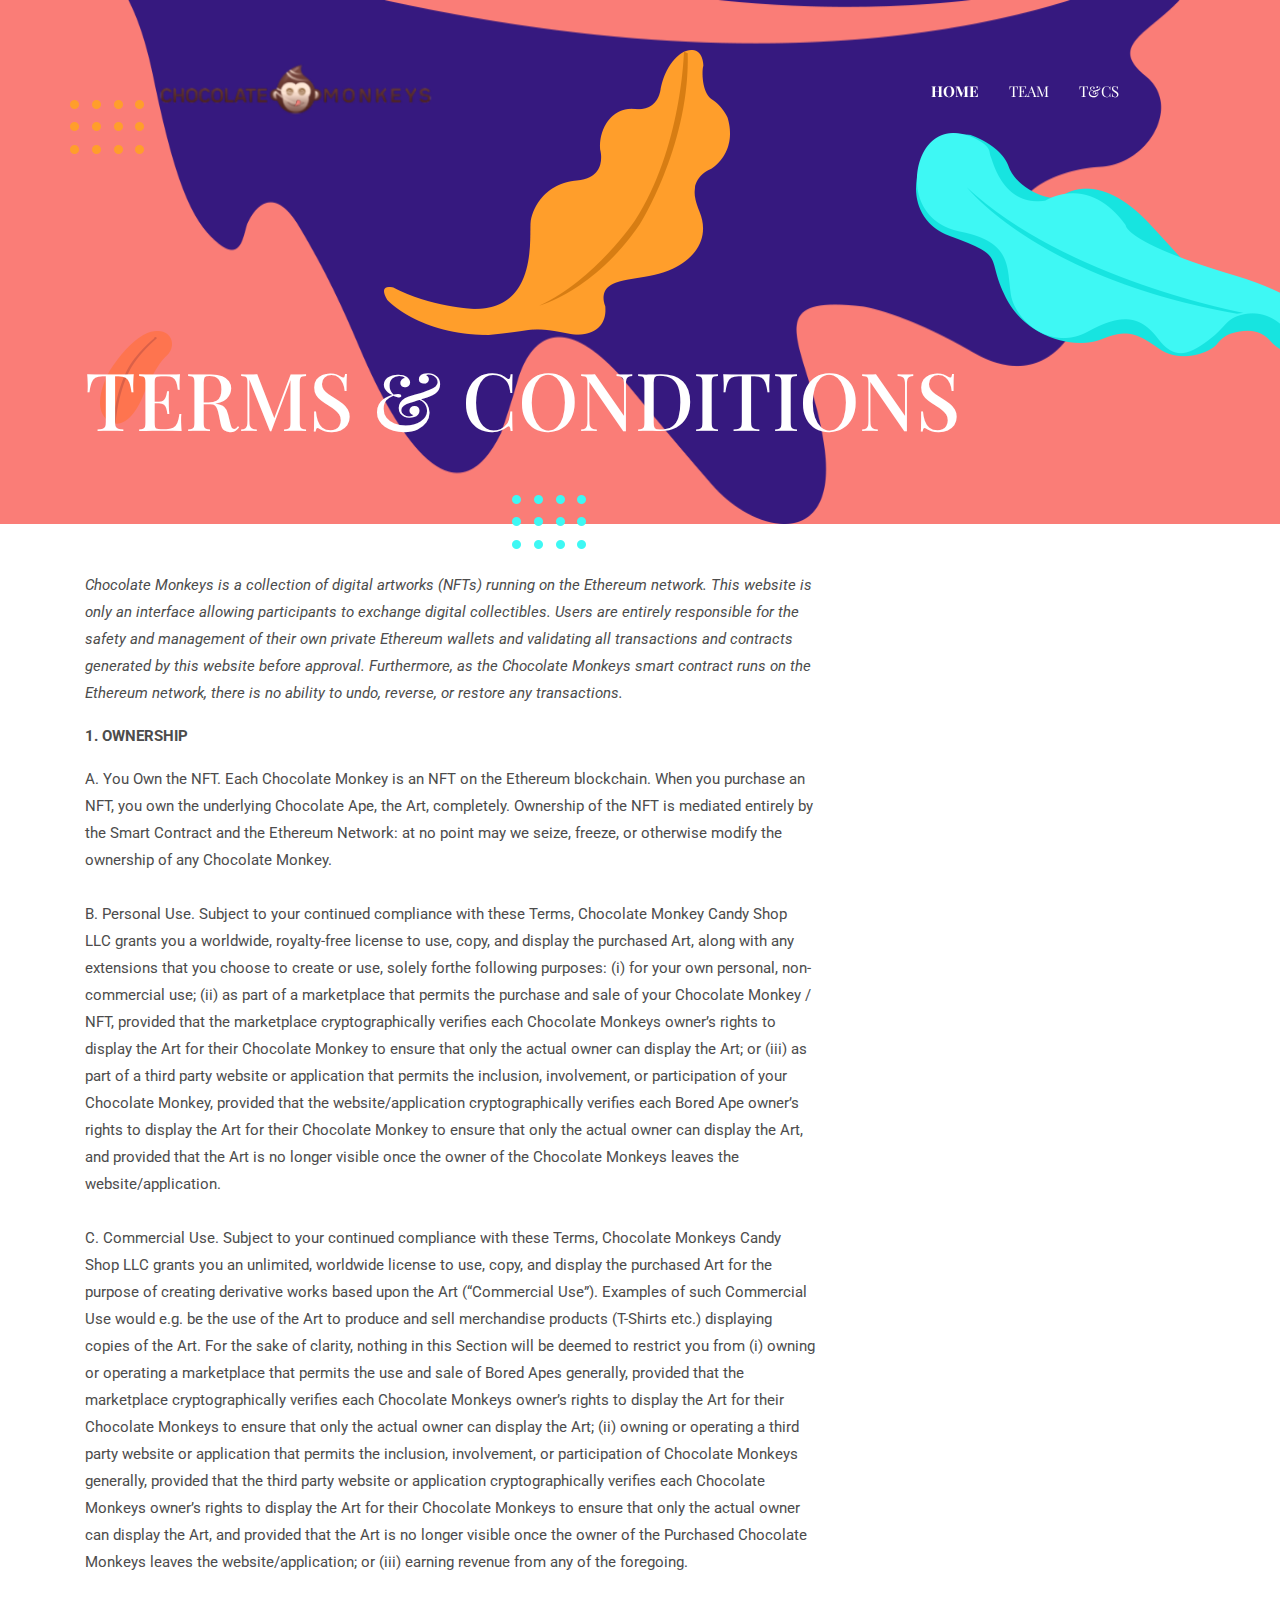
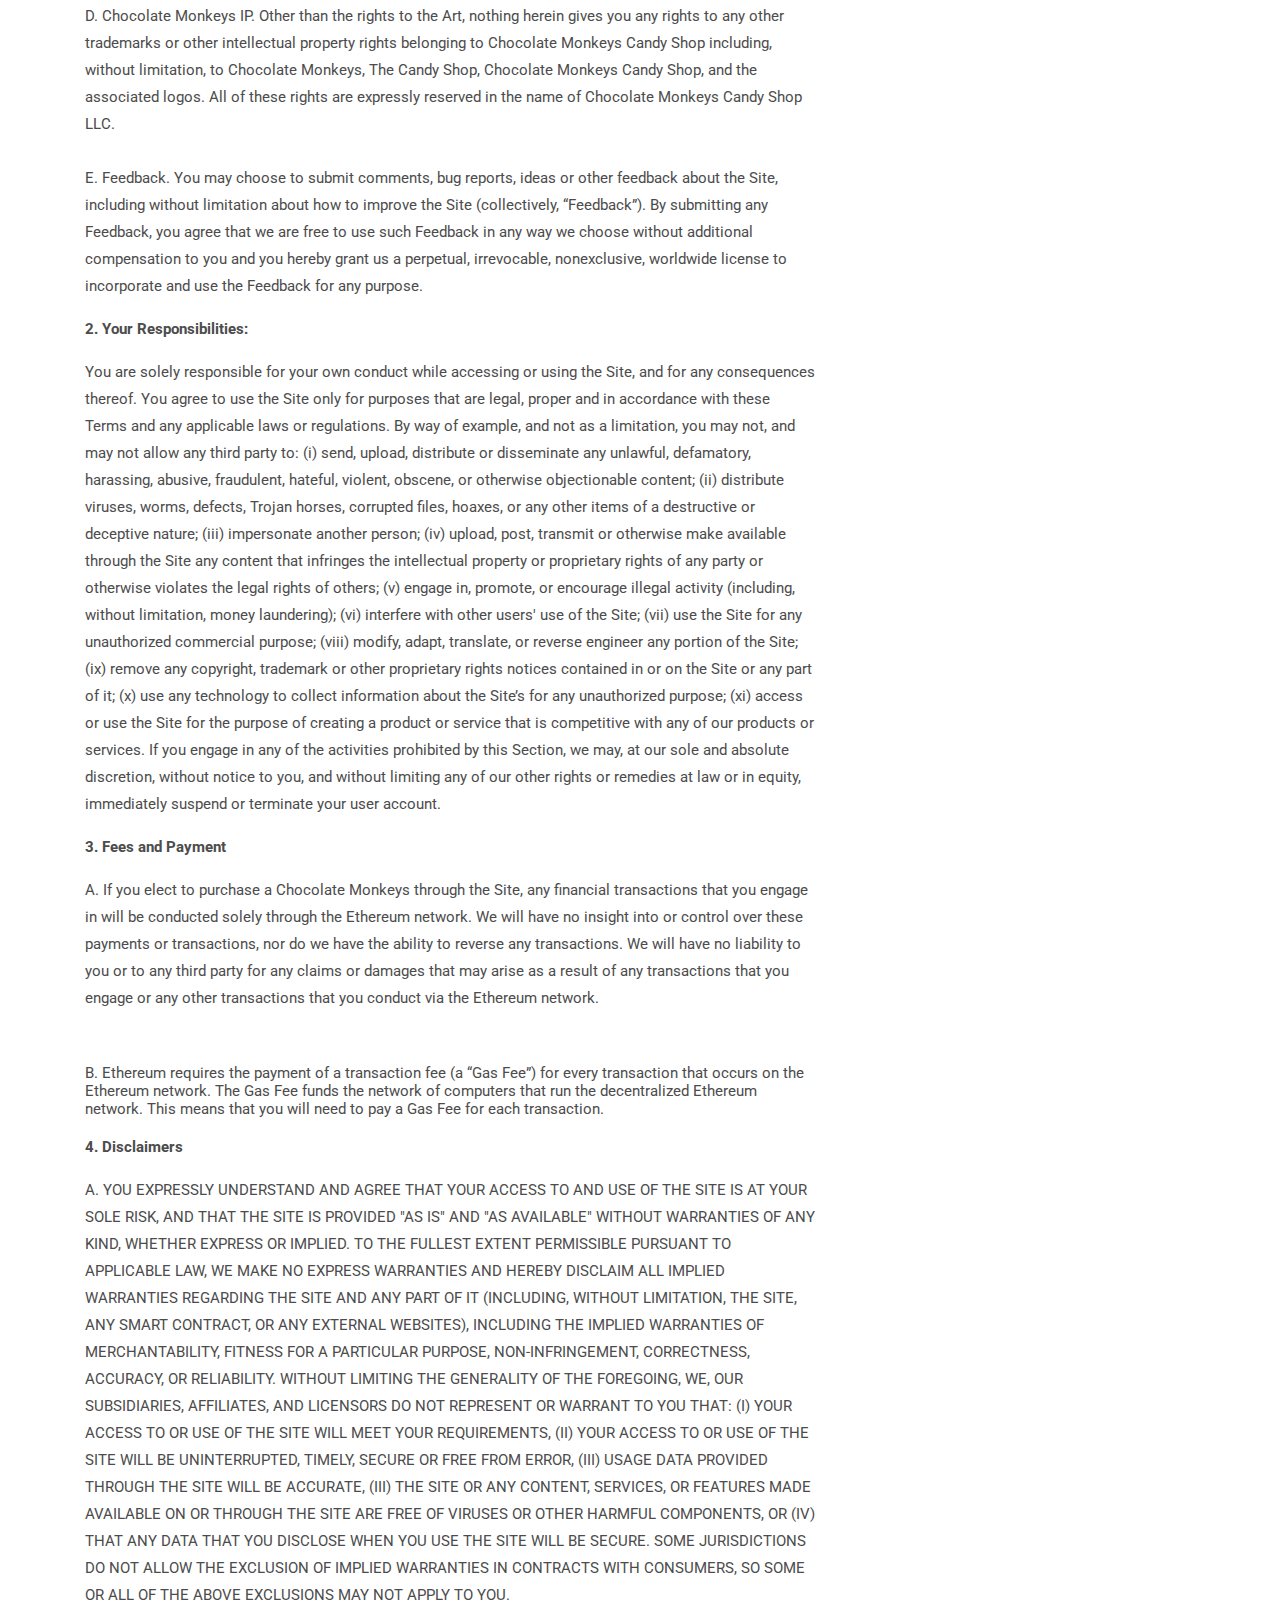
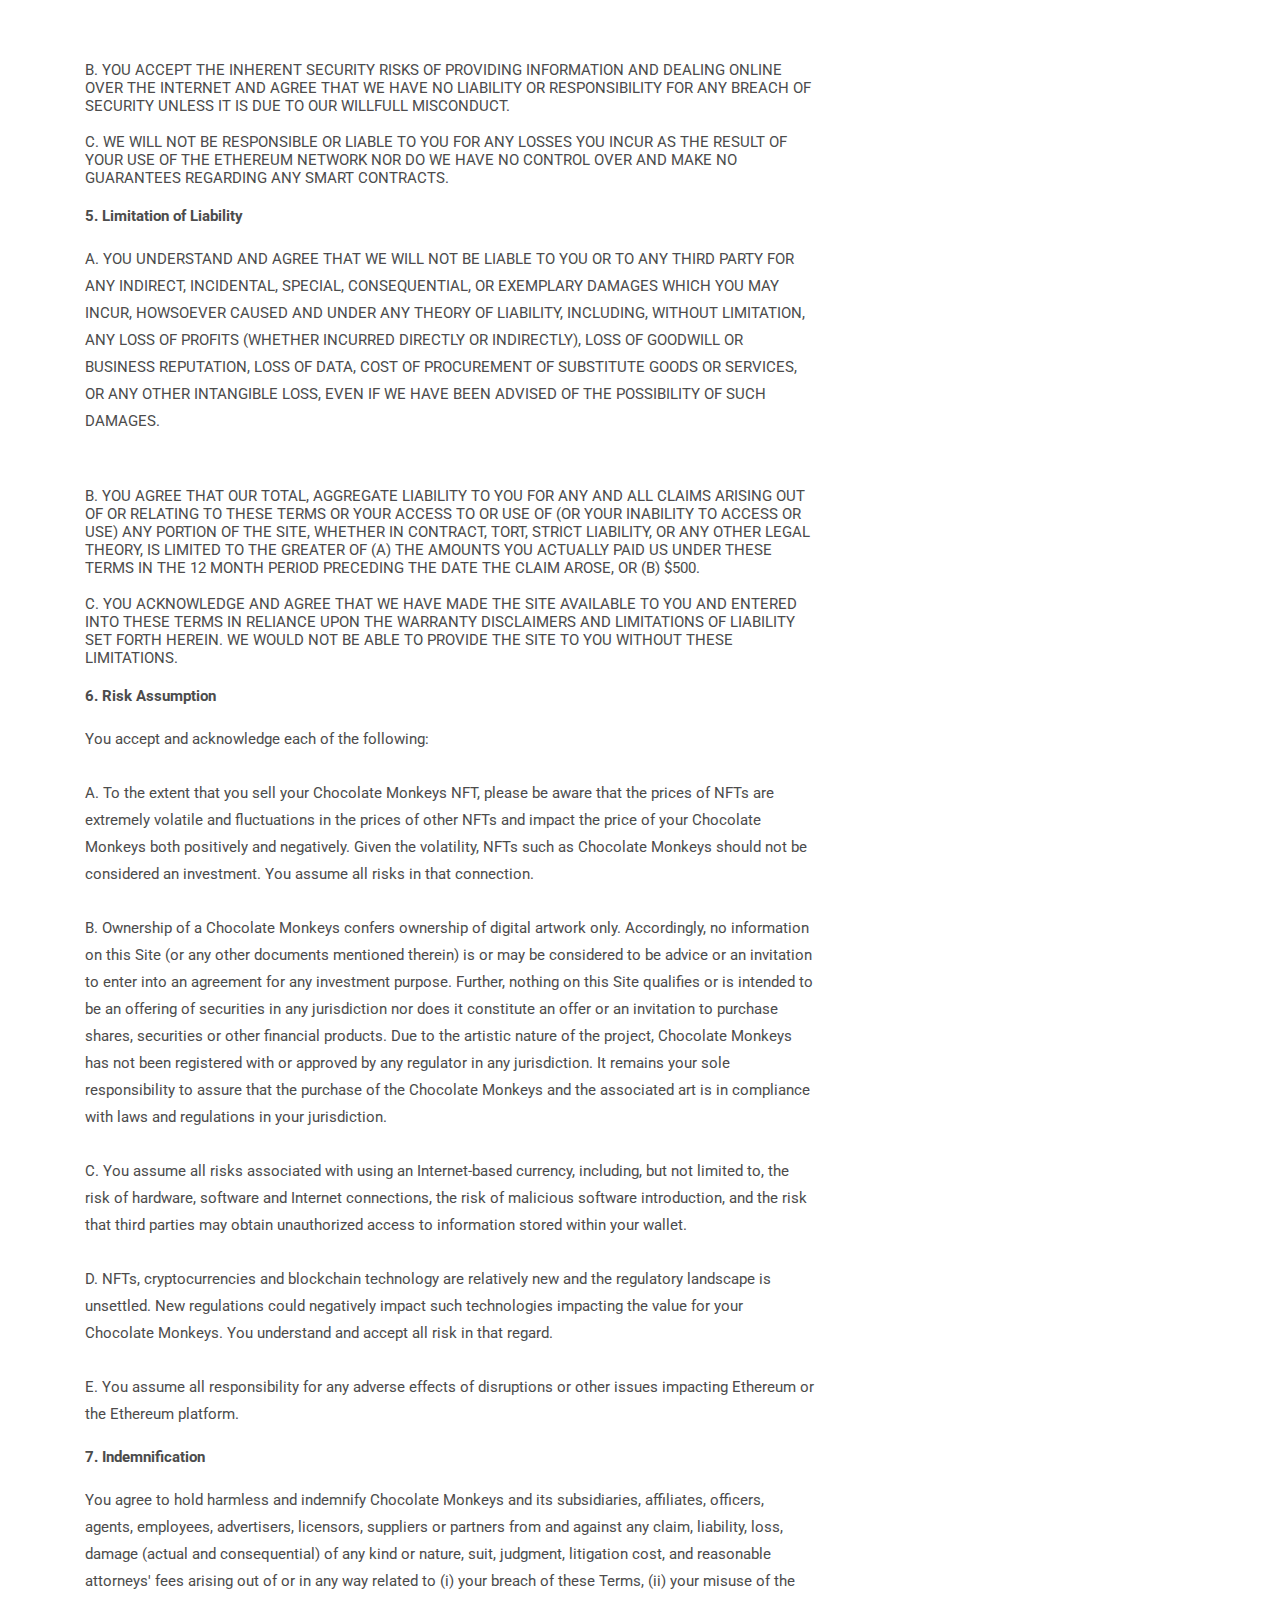
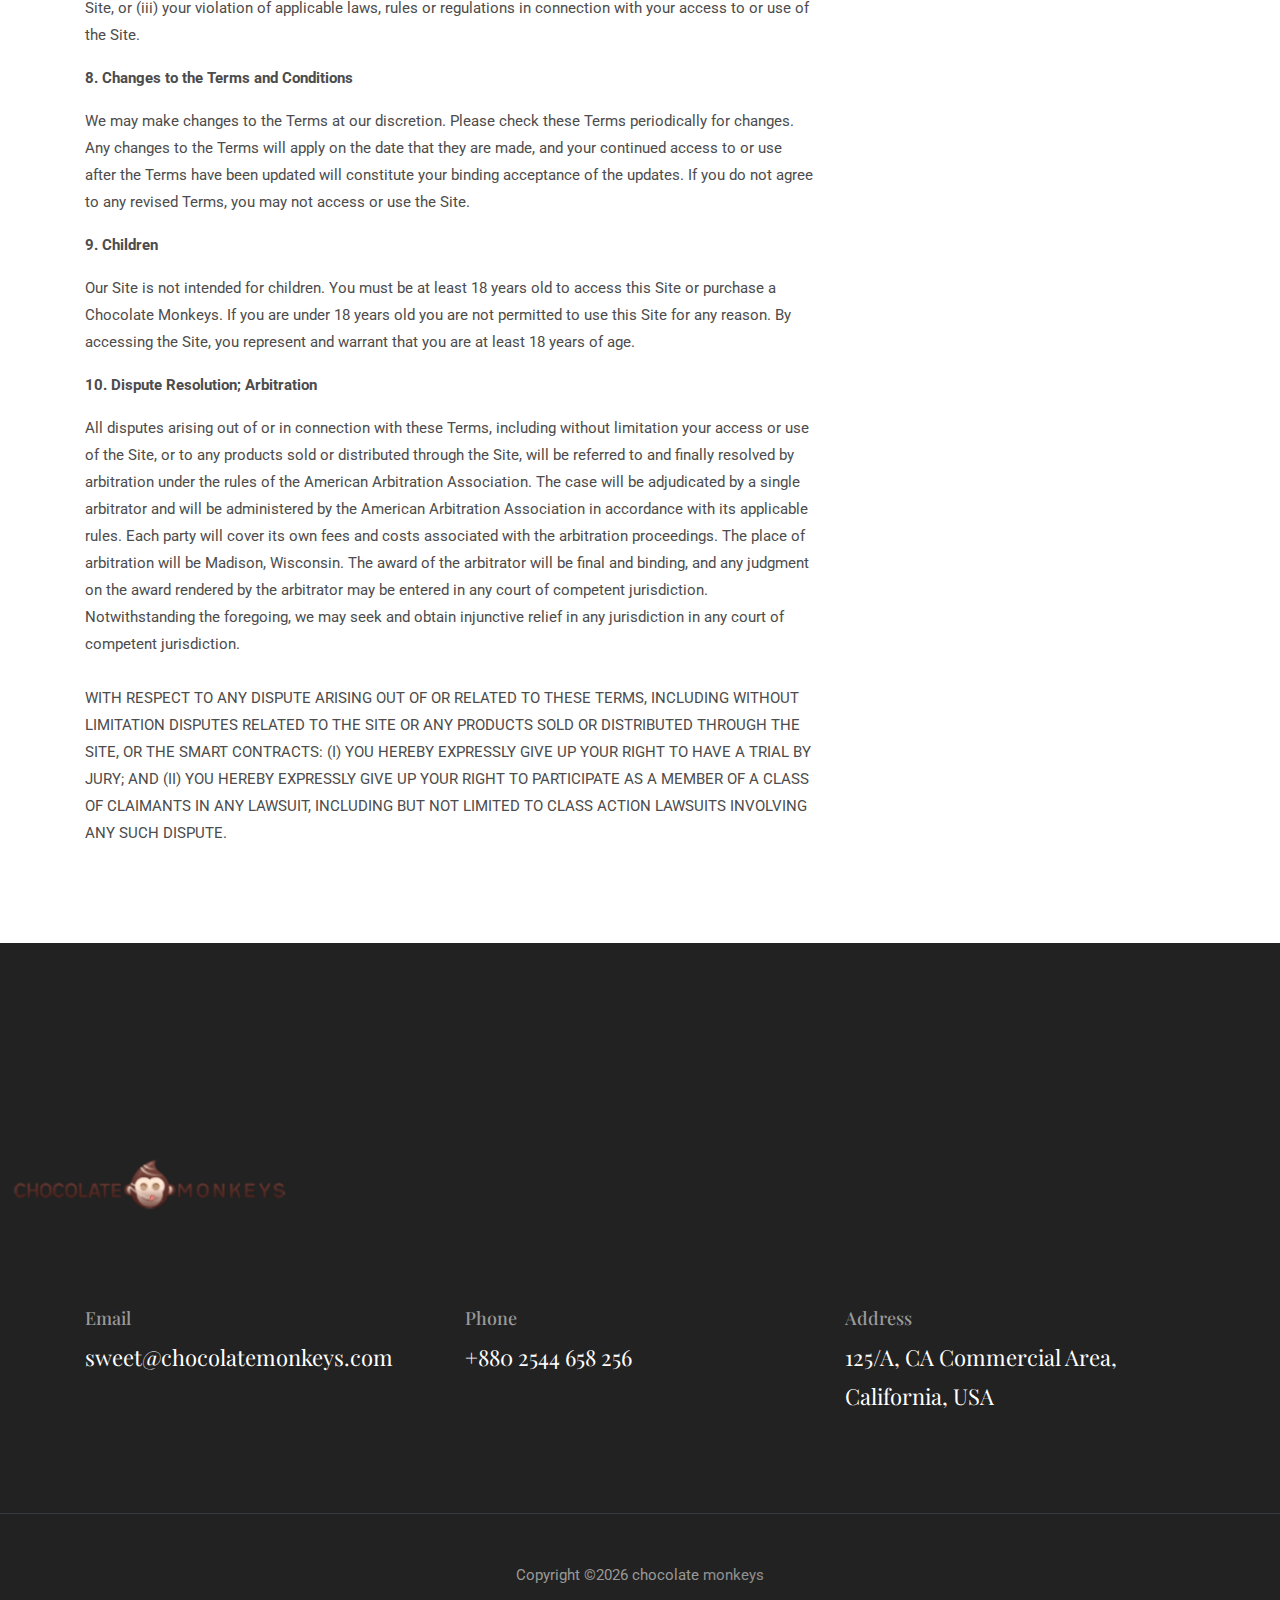
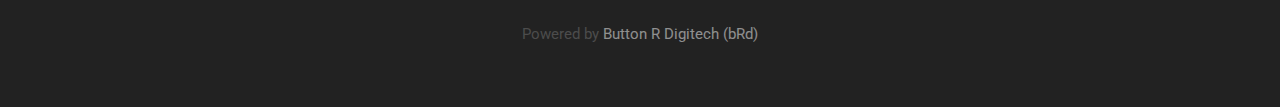
<file: themes/kross/contact.html>
<!--
 // WEBSITE: https://themefisher.com
 // TWITTER: https://twitter.com/themefisher
 // FACEBOOK: https://www.facebook.com/themefisher
 // GITHUB: https://github.com/themefisher/
-->

<!-- 
THEME: Kross - Creative Portfolio Template
VERSION: 1.0.0
AUTHOR: Themefisher

HOMEPAGE: https://themefisher.com/products/kross-creative-portfolio-template/
DEMO: https://demo.themefisher.com/kross/
GITHUB: https://github.com/themefisher/meghna-onepage-html5-business-template

Get HUGO Version : https://gethugothemes.com/products/kross-hugo-theme/

WEBSITE: https://themefisher.com
TWITTER: https://twitter.com/themefisher
FACEBOOK: https://www.facebook.com/themefisher
-->

<!DOCTYPE html>
<html lang="en">
<head>

  <!-- Basic Page Needs
  ================================================== -->
  <meta charset="utf-8">
  <title>Kross - Creative Portfolio Template</title>

  <!-- Mobile Specific Metas
  ================================================== -->
  <meta http-equiv="X-UA-Compatible" content="IE=edge">
  <meta name="description" content="Creative Portfolio Template">
  <meta name="viewport" content="width=device-width, initial-scale=1.0, maximum-scale=5.0">
  <meta name="author" content="Themefisher">
  <meta name="generator" content="Themefisher Kross Template v1.0">
  <!-- Favicon -->
  <link rel="shortcut icon" type="image/x-icon" href="images/favicon.png" />
  
  <!-- ** Plugins Needed for the Project ** -->
  <!-- Bootstrap -->
  <link rel="stylesheet" href="plugins/bootstrap/bootstrap.min.css">
  <!-- slick slider -->
  <link rel="stylesheet" href="plugins/slick/slick.css">
  <!-- themefy-icon -->
  <link rel="stylesheet" href="plugins/themify-icons/themify-icons.css">

  <!-- Main Stylesheet -->
  <link href="css/style.css" rel="stylesheet">

</head>
<body>
  

<header class="navigation fixed-top">
  <nav class="navbar navbar-expand-lg navbar-dark">
    <a class="navbar-brand font-tertiary h3" href="index.html"><img src="images/logo.png" alt="Myself"></a>
    <button class="navbar-toggler" type="button" data-toggle="collapse" data-target="#navigation"
      aria-controls="navigation" aria-expanded="false" aria-label="Toggle navigation">
      <span class="navbar-toggler-icon"></span>
    </button>

    <div class="collapse navbar-collapse text-center" id="navigation">
      <ul class="navbar-nav ml-auto">
        <li class="nav-item active">
          <a class="nav-link" href="index.html">Home</a>
        </li>
        <li class="nav-item">
          <a class="nav-link" href="about.html">Team</a>
        </li>
      
        <li class="nav-item">
          <a class="nav-link" href="contact.html">T&Cs</a>
        </li>
      </ul>
    </div>
  </nav>
</header>

<!-- page title -->
<section class="page-title-alt bg-primary position-relative">
  <div class="container">
    <div class="row">
      <div class="col-12">
        <h1 class="text-white font-tertiary">TERMS & CONDITIONS</h1>
      </div>
    </div>
  </div>
  <!-- background shapes -->
  <img src="images/illustrations/leaf-bg-top.png" alt="illustrations" class="bg-shape-1 w-100">
  <img src="images/illustrations/dots-group-sm.png" alt="illustrations" class="bg-shape-2">
  <img src="images/illustrations/leaf-yellow.png" alt="illustrations" class="bg-shape-3">
  <img src="images/illustrations/leaf-orange.png" alt="illustrations" class="bg-shape-4">
  <img src="images/illustrations/dots-group-cyan.png" alt="illustrations" class="bg-shape-5">
  <img src="images/illustrations/leaf-cyan-lg.png" alt="illustrations" class="bg-shape-6">
</section>
<!-- /page title -->

<!-- about -->
<section class="section pt-5">
  <div class="container">
    <div class="row">
      <div class="col-md-8">
        <p><i>Chocolate Monkeys is a collection of digital artworks (NFTs) running on the Ethereum network.
          This website is only an interface allowing participants to exchange digital collectibles. Users are
          entirely responsible for the safety and management of their own private Ethereum wallets and
          validating all transactions and contracts generated by this website before approval. Furthermore,
          as the Chocolate Monkeys smart contract runs on the Ethereum network, there is no ability to
          undo, reverse, or restore any transactions.</i>
          </p>
        <p><b>1. OWNERSHIP</b></p>
        <p>A. You Own the NFT. Each Chocolate Monkey is an NFT on the Ethereum blockchain. When
          you purchase an NFT, you own the underlying Chocolate Ape, the Art, completely. Ownership
          of the NFT is mediated entirely by the Smart Contract and the Ethereum Network: at no point
          may we seize, freeze, or otherwise modify the ownership of any Chocolate Monkey.
          
          <br><br>B. Personal Use. Subject to your continued compliance with these Terms, Chocolate Monkey
          Candy Shop LLC grants you a worldwide, royalty-free license to use, copy, and display the
          purchased Art, along with any extensions that you choose to create or use, solely forthe
          following purposes: (i) for your own personal, non-commercial use; (ii) as part of a marketplace
          that permits the purchase and sale of your Chocolate Monkey / NFT, provided that the
          marketplace cryptographically verifies each Chocolate Monkeys owner’s rights to display the
          Art for their Chocolate Monkey to ensure that only the actual owner can display the Art; or (iii)
          as part of a third party website or application that permits the inclusion, involvement, or
          participation of your Chocolate Monkey, provided that the website/application cryptographically
          verifies each Bored Ape owner’s rights to display the Art for their Chocolate Monkey to ensure
          that only the actual owner can display the Art, and provided that the Art is no longer visible once
          the owner of the Chocolate Monkeys leaves the website/application.
          
          <br><br>C. Commercial Use. Subject to your continued compliance with these Terms, Chocolate
          Monkeys Candy Shop LLC grants you an unlimited, worldwide license to use, copy, and display
          the purchased Art for the purpose of creating derivative works based upon the Art (“Commercial
          Use”). Examples of such Commercial Use would e.g. be the use of the Art to produce and sell
          merchandise products (T-Shirts etc.) displaying copies of the Art. For the sake of clarity, nothing
          in this Section will be deemed to restrict you from (i) owning or operating a marketplace that
          permits the use and sale of Bored Apes generally, provided that the marketplace
          cryptographically verifies each Chocolate Monkeys owner’s rights to display the Art for their
          Chocolate Monkeys to ensure that only the actual owner can display the Art; (ii) owning or
          operating a third party website or application that permits the inclusion, involvement, or
          participation of Chocolate Monkeys generally, provided that the third party website or
          application cryptographically verifies each Chocolate Monkeys owner’s rights to display the Art
          for their Chocolate Monkeys to ensure that only the actual owner can display the Art, and
          provided that the Art is no longer visible once the owner of the Purchased Chocolate Monkeys
          leaves the website/application; or (iii) earning revenue from any of the foregoing.

          <br><br>D. Chocolate Monkeys IP. Other than the rights to the Art, nothing herein gives you any rights
          to any other trademarks or other intellectual property rights belonging to Chocolate Monkeys
          Candy Shop including, without limitation, to Chocolate Monkeys, The Candy Shop, Chocolate
          Monkeys Candy Shop, and the associated logos. All of these rights are expressly reserved in the
          name of Chocolate Monkeys Candy Shop LLC.

          <br><br>E. Feedback. You may choose to submit comments, bug reports, ideas or other feedback about
          the Site, including without limitation about how to improve the Site (collectively, “Feedback”).
          By submitting any Feedback, you agree that we are free to use such Feedback in any way we
          choose without additional compensation to you and you hereby grant us a perpetual, irrevocable,
          nonexclusive, worldwide license to incorporate and use the Feedback for any purpose.
          
        
        </p>

        <p><b>2. Your Responsibilities:
        </b></p>
        <p>You are solely responsible for your own conduct while accessing or using the Site, and for any
          consequences thereof. You agree to use the Site only for purposes that are legal, proper and in
          accordance with these Terms and any applicable laws or regulations. By way of example, and
          not as a limitation, you may not, and may not allow any third party to: (i) send, upload, distribute
          or disseminate any unlawful, defamatory, harassing, abusive, fraudulent, hateful, violent,
          obscene, or otherwise objectionable content; (ii) distribute viruses, worms, defects, Trojan
          horses, corrupted files, hoaxes, or any other items of a destructive or deceptive nature; (iii)
          impersonate another person; (iv) upload, post, transmit or otherwise make available through the
          Site any content that infringes the intellectual property or proprietary rights of any party or
          otherwise violates the legal rights of others; (v) engage in, promote, or encourage illegal activity
          (including, without limitation, money laundering); (vi) interfere with other users' use of the Site;
          (vii) use the Site for any unauthorized commercial purpose; (viii) modify, adapt, translate, or
          reverse engineer any portion of the Site; (ix) remove any copyright, trademark or other
          proprietary rights notices contained in or on the Site or any part of it; (x) use any technology to
          collect information about the Site’s for any unauthorized purpose; (xi) access or use the Site for
          the purpose of creating a product or service that is competitive with any of our products or
          services. If you engage in any of the activities prohibited by this Section, we may, at our sole and
          absolute discretion, without notice to you, and without limiting any of our other rights or
          remedies at law or in equity, immediately suspend or terminate your user account.
          
        </p>

        <p><b>3. Fees and Payment</b>
        </p>
        <p>A. If you elect to purchase a Chocolate Monkeys through the Site, any financial transactions that
          you engage in will be conducted solely through the Ethereum network. We will have no insight
          into or control over these payments or transactions, nor do we have the ability to reverse any
          transactions. We will have no liability to you or to any third party for any claims or damages
          that may arise as a result of any transactions that you engage or any other transactions that you
          conduct via the Ethereum network.</p>

          <br><br>B. Ethereum requires the payment of a transaction fee (a “Gas Fee”) for every transaction that
          occurs on the Ethereum network. The Gas Fee funds the network of computers that run the
          decentralized Ethereum network. This means that you will need to pay a Gas Fee for each
          transaction. 

        </p>

          <p><b>4. Disclaimers
          </b>
          </p>
          <p>A. YOU EXPRESSLY UNDERSTAND AND AGREE THAT YOUR ACCESS TO AND USE
            OF THE SITE IS AT YOUR SOLE RISK, AND THAT THE SITE IS PROVIDED "AS IS"
            AND "AS AVAILABLE" WITHOUT WARRANTIES OF ANY KIND, WHETHER EXPRESS
            OR IMPLIED. TO THE FULLEST EXTENT PERMISSIBLE PURSUANT TO APPLICABLE
            LAW, WE MAKE NO EXPRESS WARRANTIES AND HEREBY DISCLAIM ALL IMPLIED
            WARRANTIES REGARDING THE SITE AND ANY PART OF IT (INCLUDING, WITHOUT
            LIMITATION, THE SITE, ANY SMART CONTRACT, OR ANY EXTERNAL WEBSITES),
            INCLUDING THE IMPLIED WARRANTIES OF MERCHANTABILITY, FITNESS FOR A
            PARTICULAR PURPOSE, NON-INFRINGEMENT, CORRECTNESS, ACCURACY, OR
            RELIABILITY. WITHOUT LIMITING THE GENERALITY OF THE FOREGOING, WE,
            OUR SUBSIDIARIES, AFFILIATES, AND LICENSORS DO NOT REPRESENT OR
            WARRANT TO YOU THAT: (I) YOUR ACCESS TO OR USE OF THE SITE WILL MEET
            YOUR REQUIREMENTS, (II) YOUR ACCESS TO OR USE OF THE SITE WILL BE
            UNINTERRUPTED, TIMELY, SECURE OR FREE FROM ERROR, (III) USAGE DATA
            PROVIDED THROUGH THE SITE WILL BE ACCURATE, (III) THE SITE OR ANY
            CONTENT, SERVICES, OR FEATURES MADE AVAILABLE ON OR THROUGH THE
            SITE ARE FREE OF VIRUSES OR OTHER HARMFUL COMPONENTS, OR (IV) THAT
            ANY DATA THAT YOU DISCLOSE WHEN YOU USE THE SITE WILL BE SECURE.
            SOME JURISDICTIONS DO NOT ALLOW THE EXCLUSION OF IMPLIED WARRANTIES
            IN CONTRACTS WITH CONSUMERS, SO SOME OR ALL OF THE ABOVE
            EXCLUSIONS MAY NOT APPLY TO YOU.
            </p>
  
            <br><br>B. YOU ACCEPT THE INHERENT SECURITY RISKS OF PROVIDING INFORMATION
            AND DEALING ONLINE OVER THE INTERNET AND AGREE THAT WE HAVE NO
            LIABILITY OR RESPONSIBILITY FOR ANY BREACH OF SECURITY UNLESS IT IS
            DUE TO OUR WILLFULL MISCONDUCT.

            <br><br>C. WE WILL NOT BE RESPONSIBLE OR LIABLE TO YOU FOR ANY LOSSES YOU
            INCUR AS THE RESULT OF YOUR USE OF THE ETHEREUM NETWORK NOR DO WE
            HAVE NO CONTROL OVER AND MAKE NO GUARANTEES REGARDING ANY SMART
            CONTRACTS.

          </p>


            <p><b>5. Limitation of Liability
            </b>
            </p>
            <p>A. YOU UNDERSTAND AND AGREE THAT WE WILL NOT BE LIABLE TO YOU OR TO
              ANY THIRD PARTY FOR ANY INDIRECT, INCIDENTAL, SPECIAL, CONSEQUENTIAL,
              OR EXEMPLARY DAMAGES WHICH YOU MAY INCUR, HOWSOEVER CAUSED AND
              UNDER ANY THEORY OF LIABILITY, INCLUDING, WITHOUT LIMITATION, ANY
              LOSS OF PROFITS (WHETHER INCURRED DIRECTLY OR INDIRECTLY), LOSS OF
              GOODWILL OR BUSINESS REPUTATION, LOSS OF DATA, COST OF PROCUREMENT
              OF SUBSTITUTE GOODS OR SERVICES, OR ANY OTHER INTANGIBLE LOSS, EVEN
              IF WE HAVE BEEN ADVISED OF THE POSSIBILITY OF SUCH DAMAGES.
              </p>
    
              <br><br>B. YOU AGREE THAT OUR TOTAL, AGGREGATE LIABILITY TO YOU FOR ANY AND
              ALL CLAIMS ARISING OUT OF OR RELATING TO THESE TERMS OR YOUR ACCESS
              TO OR USE OF (OR YOUR INABILITY TO ACCESS OR USE) ANY PORTION OF THE
              SITE, WHETHER IN CONTRACT, TORT, STRICT LIABILITY, OR ANY OTHER LEGAL
              THEORY, IS LIMITED TO THE GREATER OF (A) THE AMOUNTS YOU ACTUALLY
              PAID US UNDER THESE TERMS IN THE 12 MONTH PERIOD PRECEDING THE DATE
              THE CLAIM AROSE, OR (B) $500.
  
              <br><br>C. YOU ACKNOWLEDGE AND AGREE THAT WE HAVE MADE THE SITE AVAILABLE
              TO YOU AND ENTERED INTO THESE TERMS IN RELIANCE UPON THE WARRANTY
              DISCLAIMERS AND LIMITATIONS OF LIABILITY SET FORTH HEREIN. WE WOULD
              NOT BE ABLE TO PROVIDE THE SITE TO YOU WITHOUT THESE LIMITATIONS.

            </p>
              <p><b>6. Risk Assumption
              </b></p>
        <p>You accept and acknowledge each of the following:
          
          <br><br>A. To the extent that you sell your Chocolate Monkeys NFT, please be aware that the prices of
          NFTs are extremely volatile and fluctuations in the prices of other NFTs and impact the price of
          your Chocolate Monkeys both positively and negatively. Given the volatility, NFTs such as
          Chocolate Monkeys should not be considered an investment. You assume all risks in that
          connection.
          
          <br><br>B. Ownership of a Chocolate Monkeys confers ownership of digital artwork only. Accordingly,
          no information on this Site (or any other documents mentioned therein) is or may be considered
          to be advice or an invitation to enter into an agreement for any investment purpose. Further,
          nothing on this Site qualifies or is intended to be an offering of securities in any jurisdiction nor
          does it constitute an offer or an invitation to purchase shares, securities or other financial
          products. Due to the artistic nature of the project, Chocolate Monkeys has not been registered
          with or approved by any regulator in any jurisdiction. It remains your sole responsibility to
          assure that the purchase of the Chocolate Monkeys and the associated art is in compliance with
          laws and regulations in your jurisdiction.

          <br><br>C. You assume all risks associated with using an Internet-based currency, including, but not
          limited to, the risk of hardware, software and Internet connections, the risk of malicious software
          introduction, and the risk that third parties may obtain unauthorized access to information stored
          within your wallet.

          <br><br>D. NFTs, cryptocurrencies and blockchain technology are relatively new and the regulatory
          landscape is unsettled. New regulations could negatively impact such technologies impacting
          the value for your Chocolate Monkeys. You understand and accept all risk in that regard.

          <br><br>E. You assume all responsibility for any adverse effects of disruptions or other issues impacting
          Ethereum or the Ethereum platform.
          
        
        </p>

        <p><b>7. Indemnification</b>
        </p>
        <p>You agree to hold harmless and indemnify Chocolate Monkeys and its subsidiaries, affiliates,
          officers, agents, employees, advertisers, licensors, suppliers or partners from and against any
          claim, liability, loss, damage (actual and consequential) of any kind or nature, suit, judgment,
          litigation cost, and reasonable attorneys' fees arising out of or in any way related to (i) your
          breach of these Terms, (ii) your misuse of the Site, or (iii) your violation of applicable laws, rules
          or regulations in connection with your access to or use of the Site.

        </p>

        <p><b>8. Changes to the Terms and Conditions</b>
        </p>
        <p>We may make changes to the Terms at our discretion. Please check these Terms periodically for
          changes. Any changes to the Terms will apply on the date that they are made, and your continued
          access to or use after the Terms have been updated will constitute your binding acceptance of the
          updates. If you do not agree to any revised Terms, you may not access or use the Site.
        </p>

        <p><b>9. Children</b>
        </p>
        <p>Our Site is not intended for children. You must be at least 18 years old to access this Site or
          purchase a Chocolate Monkeys. If you are under 18 years old you are not permitted to use this
          Site for any reason. By accessing the Site, you represent and warrant that you are at least 18
          years of age.
        </p>

        <p><b>10. Dispute Resolution; Arbitration</b>
        </p>
        <p>All disputes arising out of or in connection with these Terms, including without limitation your
          access or use of the Site, or to any products sold or distributed through the Site, will be referred
          to and finally resolved by arbitration under the rules of the American Arbitration Association.
          The case will be adjudicated by a single arbitrator and will be administered by the American
          Arbitration Association in accordance with its applicable rules. Each party will cover its own
          fees and costs associated with the arbitration proceedings. The place of arbitration will be
          Madison, Wisconsin. The award of the arbitrator will be final and binding, and any judgment on
          the award rendered by the arbitrator may be entered in any court of competent jurisdiction.
          Notwithstanding the foregoing, we may seek and obtain injunctive relief in any jurisdiction in
          any court of competent jurisdiction.

          <br><br>WITH RESPECT TO ANY DISPUTE ARISING OUT OF OR RELATED TO THESE TERMS,
          INCLUDING WITHOUT LIMITATION DISPUTES RELATED TO THE SITE OR ANY
          PRODUCTS SOLD OR DISTRIBUTED THROUGH THE SITE, OR THE SMART
          CONTRACTS: (I) YOU HEREBY EXPRESSLY GIVE UP YOUR RIGHT TO HAVE A
          TRIAL BY JURY; AND (II) YOU HEREBY EXPRESSLY GIVE UP YOUR RIGHT TO
          PARTICIPATE AS A MEMBER OF A CLASS OF CLAIMANTS IN ANY LAWSUIT,
          INCLUDING BUT NOT LIMITED TO CLASS ACTION LAWSUITS INVOLVING ANY
          SUCH DISPUTE.
          
        </p>

      </div>
      
    </div>
  </div>
</section>
<!-- /about -->



<!-- footer -->
<footer class="bg-dark footer-section">
  <a class="navbar-brand font-tertiary h3" href="index.html"><img src="images/logo.png" alt="Myself"></a>
  <div class="section">
    <div class="container">
      <div class="row">
        <div class="col-md-4">
          <h5 class="text-light">Email</h5>
          <p class="text-white paragraph-lg font-secondary">sweet@chocolatemonkeys.com</p>
        </div>
        <div class="col-md-4">
          <h5 class="text-light">Phone</h5>
          <p class="text-white paragraph-lg font-secondary">+880 2544 658 256</p>
        </div>
        <div class="col-md-4">
          <h5 class="text-light">Address</h5>
          <p class="text-white paragraph-lg font-secondary">125/A, CA Commercial Area, California, USA</p>
        </div>
      </div>
    </div>
  </div>
  <div class="border-top text-center border-dark py-5">
    <p class="mb-0 text-light">Copyright &copy;<script>
        var CurrentYear = new Date().getFullYear()
        document.write(CurrentYear)
      </script> chocolate <a class="text-white-50" href="Themefisher">monkeys </a></p><br><br>
    Powered by <a class="text-white-50" href="Themefisher">Button R Digitech (bRd)</a>   
    </p>
  </div>
</footer>
<!-- /footer -->

<!-- jQuery -->
<script src="plugins/jQuery/jquery.min.js"></script>
<!-- Bootstrap JS -->
<script src="plugins/bootstrap/bootstrap.min.js"></script>
<!-- slick slider -->
<script src="plugins/slick/slick.min.js"></script>
<!-- filter -->
<script src="plugins/shuffle/shuffle.min.js"></script>

<!-- Main Script -->
<script src="js/script.js"></script>

</body>
</html>
</file>
<file: themes/kross/plugins/themify-icons/themify-icons.css>
@font-face{font-family:themify;src:url(fonts/themify.eot?-fvbane);src:url(fonts/themify.eot?#iefix-fvbane) format('embedded-opentype'),url(fonts/themify.woff?-fvbane) format('woff'),url(fonts/themify.ttf?-fvbane) format('truetype'),url(fonts/themify.svg?-fvbane#themify) format('svg');font-weight:400;font-style:normal}[class*=" ti-"],[class^=ti-]{font-family:themify;speak:none;font-style:normal;font-weight:400;font-variant:normal;text-transform:none;line-height:1;-webkit-font-smoothing:antialiased;-moz-osx-font-smoothing:grayscale}.ti-wand:before{content:"\e600"}.ti-volume:before{content:"\e601"}.ti-user:before{content:"\e602"}.ti-unlock:before{content:"\e603"}.ti-unlink:before{content:"\e604"}.ti-trash:before{content:"\e605"}.ti-thought:before{content:"\e606"}.ti-target:before{content:"\e607"}.ti-tag:before{content:"\e608"}.ti-tablet:before{content:"\e609"}.ti-star:before{content:"\e60a"}.ti-spray:before{content:"\e60b"}.ti-signal:before{content:"\e60c"}.ti-shopping-cart:before{content:"\e60d"}.ti-shopping-cart-full:before{content:"\e60e"}.ti-settings:before{content:"\e60f"}.ti-search:before{content:"\e610"}.ti-zoom-in:before{content:"\e611"}.ti-zoom-out:before{content:"\e612"}.ti-cut:before{content:"\e613"}.ti-ruler:before{content:"\e614"}.ti-ruler-pencil:before{content:"\e615"}.ti-ruler-alt:before{content:"\e616"}.ti-bookmark:before{content:"\e617"}.ti-bookmark-alt:before{content:"\e618"}.ti-reload:before{content:"\e619"}.ti-plus:before{content:"\e61a"}.ti-pin:before{content:"\e61b"}.ti-pencil:before{content:"\e61c"}.ti-pencil-alt:before{content:"\e61d"}.ti-paint-roller:before{content:"\e61e"}.ti-paint-bucket:before{content:"\e61f"}.ti-na:before{content:"\e620"}.ti-mobile:before{content:"\e621"}.ti-minus:before{content:"\e622"}.ti-medall:before{content:"\e623"}.ti-medall-alt:before{content:"\e624"}.ti-marker:before{content:"\e625"}.ti-marker-alt:before{content:"\e626"}.ti-arrow-up:before{content:"\e627"}.ti-arrow-right:before{content:"\e628"}.ti-arrow-left:before{content:"\e629"}.ti-arrow-down:before{content:"\e62a"}.ti-lock:before{content:"\e62b"}.ti-location-arrow:before{content:"\e62c"}.ti-link:before{content:"\e62d"}.ti-layout:before{content:"\e62e"}.ti-layers:before{content:"\e62f"}.ti-layers-alt:before{content:"\e630"}.ti-key:before{content:"\e631"}.ti-import:before{content:"\e632"}.ti-image:before{content:"\e633"}.ti-heart:before{content:"\e634"}.ti-heart-broken:before{content:"\e635"}.ti-hand-stop:before{content:"\e636"}.ti-hand-open:before{content:"\e637"}.ti-hand-drag:before{content:"\e638"}.ti-folder:before{content:"\e639"}.ti-flag:before{content:"\e63a"}.ti-flag-alt:before{content:"\e63b"}.ti-flag-alt-2:before{content:"\e63c"}.ti-eye:before{content:"\e63d"}.ti-export:before{content:"\e63e"}.ti-exchange-vertical:before{content:"\e63f"}.ti-desktop:before{content:"\e640"}.ti-cup:before{content:"\e641"}.ti-crown:before{content:"\e642"}.ti-comments:before{content:"\e643"}.ti-comment:before{content:"\e644"}.ti-comment-alt:before{content:"\e645"}.ti-close:before{content:"\e646"}.ti-clip:before{content:"\e647"}.ti-angle-up:before{content:"\e648"}.ti-angle-right:before{content:"\e649"}.ti-angle-left:before{content:"\e64a"}.ti-angle-down:before{content:"\e64b"}.ti-check:before{content:"\e64c"}.ti-check-box:before{content:"\e64d"}.ti-camera:before{content:"\e64e"}.ti-announcement:before{content:"\e64f"}.ti-brush:before{content:"\e650"}.ti-briefcase:before{content:"\e651"}.ti-bolt:before{content:"\e652"}.ti-bolt-alt:before{content:"\e653"}.ti-blackboard:before{content:"\e654"}.ti-bag:before{content:"\e655"}.ti-move:before{content:"\e656"}.ti-arrows-vertical:before{content:"\e657"}.ti-arrows-horizontal:before{content:"\e658"}.ti-fullscreen:before{content:"\e659"}.ti-arrow-top-right:before{content:"\e65a"}.ti-arrow-top-left:before{content:"\e65b"}.ti-arrow-circle-up:before{content:"\e65c"}.ti-arrow-circle-right:before{content:"\e65d"}.ti-arrow-circle-left:before{content:"\e65e"}.ti-arrow-circle-down:before{content:"\e65f"}.ti-angle-double-up:before{content:"\e660"}.ti-angle-double-right:before{content:"\e661"}.ti-angle-double-left:before{content:"\e662"}.ti-angle-double-down:before{content:"\e663"}.ti-zip:before{content:"\e664"}.ti-world:before{content:"\e665"}.ti-wheelchair:before{content:"\e666"}.ti-view-list:before{content:"\e667"}.ti-view-list-alt:before{content:"\e668"}.ti-view-grid:before{content:"\e669"}.ti-uppercase:before{content:"\e66a"}.ti-upload:before{content:"\e66b"}.ti-underline:before{content:"\e66c"}.ti-truck:before{content:"\e66d"}.ti-timer:before{content:"\e66e"}.ti-ticket:before{content:"\e66f"}.ti-thumb-up:before{content:"\e670"}.ti-thumb-down:before{content:"\e671"}.ti-text:before{content:"\e672"}.ti-stats-up:before{content:"\e673"}.ti-stats-down:before{content:"\e674"}.ti-split-v:before{content:"\e675"}.ti-split-h:before{content:"\e676"}.ti-smallcap:before{content:"\e677"}.ti-shine:before{content:"\e678"}.ti-shift-right:before{content:"\e679"}.ti-shift-left:before{content:"\e67a"}.ti-shield:before{content:"\e67b"}.ti-notepad:before{content:"\e67c"}.ti-server:before{content:"\e67d"}.ti-quote-right:before{content:"\e67e"}.ti-quote-left:before{content:"\e67f"}.ti-pulse:before{content:"\e680"}.ti-printer:before{content:"\e681"}.ti-power-off:before{content:"\e682"}.ti-plug:before{content:"\e683"}.ti-pie-chart:before{content:"\e684"}.ti-paragraph:before{content:"\e685"}.ti-panel:before{content:"\e686"}.ti-package:before{content:"\e687"}.ti-music:before{content:"\e688"}.ti-music-alt:before{content:"\e689"}.ti-mouse:before{content:"\e68a"}.ti-mouse-alt:before{content:"\e68b"}.ti-money:before{content:"\e68c"}.ti-microphone:before{content:"\e68d"}.ti-menu:before{content:"\e68e"}.ti-menu-alt:before{content:"\e68f"}.ti-map:before{content:"\e690"}.ti-map-alt:before{content:"\e691"}.ti-loop:before{content:"\e692"}.ti-location-pin:before{content:"\e693"}.ti-list:before{content:"\e694"}.ti-light-bulb:before{content:"\e695"}.ti-Italic:before{content:"\e696"}.ti-info:before{content:"\e697"}.ti-infinite:before{content:"\e698"}.ti-id-badge:before{content:"\e699"}.ti-hummer:before{content:"\e69a"}.ti-home:before{content:"\e69b"}.ti-help:before{content:"\e69c"}.ti-headphone:before{content:"\e69d"}.ti-harddrives:before{content:"\e69e"}.ti-harddrive:before{content:"\e69f"}.ti-gift:before{content:"\e6a0"}.ti-game:before{content:"\e6a1"}.ti-filter:before{content:"\e6a2"}.ti-files:before{content:"\e6a3"}.ti-file:before{content:"\e6a4"}.ti-eraser:before{content:"\e6a5"}.ti-envelope:before{content:"\e6a6"}.ti-download:before{content:"\e6a7"}.ti-direction:before{content:"\e6a8"}.ti-direction-alt:before{content:"\e6a9"}.ti-dashboard:before{content:"\e6aa"}.ti-control-stop:before{content:"\e6ab"}.ti-control-shuffle:before{content:"\e6ac"}.ti-control-play:before{content:"\e6ad"}.ti-control-pause:before{content:"\e6ae"}.ti-control-forward:before{content:"\e6af"}.ti-control-backward:before{content:"\e6b0"}.ti-cloud:before{content:"\e6b1"}.ti-cloud-up:before{content:"\e6b2"}.ti-cloud-down:before{content:"\e6b3"}.ti-clipboard:before{content:"\e6b4"}.ti-car:before{content:"\e6b5"}.ti-calendar:before{content:"\e6b6"}.ti-book:before{content:"\e6b7"}.ti-bell:before{content:"\e6b8"}.ti-basketball:before{content:"\e6b9"}.ti-bar-chart:before{content:"\e6ba"}.ti-bar-chart-alt:before{content:"\e6bb"}.ti-back-right:before{content:"\e6bc"}.ti-back-left:before{content:"\e6bd"}.ti-arrows-corner:before{content:"\e6be"}.ti-archive:before{content:"\e6bf"}.ti-anchor:before{content:"\e6c0"}.ti-align-right:before{content:"\e6c1"}.ti-align-left:before{content:"\e6c2"}.ti-align-justify:before{content:"\e6c3"}.ti-align-center:before{content:"\e6c4"}.ti-alert:before{content:"\e6c5"}.ti-alarm-clock:before{content:"\e6c6"}.ti-agenda:before{content:"\e6c7"}.ti-write:before{content:"\e6c8"}.ti-window:before{content:"\e6c9"}.ti-widgetized:before{content:"\e6ca"}.ti-widget:before{content:"\e6cb"}.ti-widget-alt:before{content:"\e6cc"}.ti-wallet:before{content:"\e6cd"}.ti-video-clapper:before{content:"\e6ce"}.ti-video-camera:before{content:"\e6cf"}.ti-vector:before{content:"\e6d0"}.ti-themify-logo:before{content:"\e6d1"}.ti-themify-favicon:before{content:"\e6d2"}.ti-themify-favicon-alt:before{content:"\e6d3"}.ti-support:before{content:"\e6d4"}.ti-stamp:before{content:"\e6d5"}.ti-split-v-alt:before{content:"\e6d6"}.ti-slice:before{content:"\e6d7"}.ti-shortcode:before{content:"\e6d8"}.ti-shift-right-alt:before{content:"\e6d9"}.ti-shift-left-alt:before{content:"\e6da"}.ti-ruler-alt-2:before{content:"\e6db"}.ti-receipt:before{content:"\e6dc"}.ti-pin2:before{content:"\e6dd"}.ti-pin-alt:before{content:"\e6de"}.ti-pencil-alt2:before{content:"\e6df"}.ti-palette:before{content:"\e6e0"}.ti-more:before{content:"\e6e1"}.ti-more-alt:before{content:"\e6e2"}.ti-microphone-alt:before{content:"\e6e3"}.ti-magnet:before{content:"\e6e4"}.ti-line-double:before{content:"\e6e5"}.ti-line-dotted:before{content:"\e6e6"}.ti-line-dashed:before{content:"\e6e7"}.ti-layout-width-full:before{content:"\e6e8"}.ti-layout-width-default:before{content:"\e6e9"}.ti-layout-width-default-alt:before{content:"\e6ea"}.ti-layout-tab:before{content:"\e6eb"}.ti-layout-tab-window:before{content:"\e6ec"}.ti-layout-tab-v:before{content:"\e6ed"}.ti-layout-tab-min:before{content:"\e6ee"}.ti-layout-slider:before{content:"\e6ef"}.ti-layout-slider-alt:before{content:"\e6f0"}.ti-layout-sidebar-right:before{content:"\e6f1"}.ti-layout-sidebar-none:before{content:"\e6f2"}.ti-layout-sidebar-left:before{content:"\e6f3"}.ti-layout-placeholder:before{content:"\e6f4"}.ti-layout-menu:before{content:"\e6f5"}.ti-layout-menu-v:before{content:"\e6f6"}.ti-layout-menu-separated:before{content:"\e6f7"}.ti-layout-menu-full:before{content:"\e6f8"}.ti-layout-media-right-alt:before{content:"\e6f9"}.ti-layout-media-right:before{content:"\e6fa"}.ti-layout-media-overlay:before{content:"\e6fb"}.ti-layout-media-overlay-alt:before{content:"\e6fc"}.ti-layout-media-overlay-alt-2:before{content:"\e6fd"}.ti-layout-media-left-alt:before{content:"\e6fe"}.ti-layout-media-left:before{content:"\e6ff"}.ti-layout-media-center-alt:before{content:"\e700"}.ti-layout-media-center:before{content:"\e701"}.ti-layout-list-thumb:before{content:"\e702"}.ti-layout-list-thumb-alt:before{content:"\e703"}.ti-layout-list-post:before{content:"\e704"}.ti-layout-list-large-image:before{content:"\e705"}.ti-layout-line-solid:before{content:"\e706"}.ti-layout-grid4:before{content:"\e707"}.ti-layout-grid3:before{content:"\e708"}.ti-layout-grid2:before{content:"\e709"}.ti-layout-grid2-thumb:before{content:"\e70a"}.ti-layout-cta-right:before{content:"\e70b"}.ti-layout-cta-left:before{content:"\e70c"}.ti-layout-cta-center:before{content:"\e70d"}.ti-layout-cta-btn-right:before{content:"\e70e"}.ti-layout-cta-btn-left:before{content:"\e70f"}.ti-layout-column4:before{content:"\e710"}.ti-layout-column3:before{content:"\e711"}.ti-layout-column2:before{content:"\e712"}.ti-layout-accordion-separated:before{content:"\e713"}.ti-layout-accordion-merged:before{content:"\e714"}.ti-layout-accordion-list:before{content:"\e715"}.ti-ink-pen:before{content:"\e716"}.ti-info-alt:before{content:"\e717"}.ti-help-alt:before{content:"\e718"}.ti-headphone-alt:before{content:"\e719"}.ti-hand-point-up:before{content:"\e71a"}.ti-hand-point-right:before{content:"\e71b"}.ti-hand-point-left:before{content:"\e71c"}.ti-hand-point-down:before{content:"\e71d"}.ti-gallery:before{content:"\e71e"}.ti-face-smile:before{content:"\e71f"}.ti-face-sad:before{content:"\e720"}.ti-credit-card:before{content:"\e721"}.ti-control-skip-forward:before{content:"\e722"}.ti-control-skip-backward:before{content:"\e723"}.ti-control-record:before{content:"\e724"}.ti-control-eject:before{content:"\e725"}.ti-comments-smiley:before{content:"\e726"}.ti-brush-alt:before{content:"\e727"}.ti-youtube:before{content:"\e728"}.ti-vimeo:before{content:"\e729"}.ti-twitter:before{content:"\e72a"}.ti-time:before{content:"\e72b"}.ti-tumblr:before{content:"\e72c"}.ti-skype:before{content:"\e72d"}.ti-share:before{content:"\e72e"}.ti-share-alt:before{content:"\e72f"}.ti-rocket:before{content:"\e730"}.ti-pinterest:before{content:"\e731"}.ti-new-window:before{content:"\e732"}.ti-microsoft:before{content:"\e733"}.ti-list-ol:before{content:"\e734"}.ti-linkedin:before{content:"\e735"}.ti-layout-sidebar-2:before{content:"\e736"}.ti-layout-grid4-alt:before{content:"\e737"}.ti-layout-grid3-alt:before{content:"\e738"}.ti-layout-grid2-alt:before{content:"\e739"}.ti-layout-column4-alt:before{content:"\e73a"}.ti-layout-column3-alt:before{content:"\e73b"}.ti-layout-column2-alt:before{content:"\e73c"}.ti-instagram:before{content:"\e73d"}.ti-google:before{content:"\e73e"}.ti-github:before{content:"\e73f"}.ti-flickr:before{content:"\e740"}.ti-facebook:before{content:"\e741"}.ti-dropbox:before{content:"\e742"}.ti-dribbble:before{content:"\e743"}.ti-apple:before{content:"\e744"}.ti-android:before{content:"\e745"}.ti-save:before{content:"\e746"}.ti-save-alt:before{content:"\e747"}.ti-yahoo:before{content:"\e748"}.ti-wordpress:before{content:"\e749"}.ti-vimeo-alt:before{content:"\e74a"}.ti-twitter-alt:before{content:"\e74b"}.ti-tumblr-alt:before{content:"\e74c"}.ti-trello:before{content:"\e74d"}.ti-stack-overflow:before{content:"\e74e"}.ti-soundcloud:before{content:"\e74f"}.ti-sharethis:before{content:"\e750"}.ti-sharethis-alt:before{content:"\e751"}.ti-reddit:before{content:"\e752"}.ti-pinterest-alt:before{content:"\e753"}.ti-microsoft-alt:before{content:"\e754"}.ti-linux:before{content:"\e755"}.ti-jsfiddle:before{content:"\e756"}.ti-joomla:before{content:"\e757"}.ti-html5:before{content:"\e758"}.ti-flickr-alt:before{content:"\e759"}.ti-email:before{content:"\e75a"}.ti-drupal:before{content:"\e75b"}.ti-dropbox-alt:before{content:"\e75c"}.ti-css3:before{content:"\e75d"}.ti-rss:before{content:"\e75e"}.ti-rss-alt:before{content:"\e75f"}
</file>
<file: themes/kross/css/style.css>
/**
 * WEBSITE: https://themefisher.com
 * TWITTER: https://twitter.com/themefisher
 * FACEBOOK: https://www.facebook.com/themefisher
 * GITHUB: https://github.com/themefisher/
 */

/*!
THEME: Kross - Creative Portfolio Template
VERSION: 1.0.0
AUTHOR: Themefisher

HOMEPAGE: https://themefisher.com/products/kross-creative-portfolio-template/
DEMO: https://demo.themefisher.com/kross/
GITHUB: https://github.com/themefisher/meghna-onepage-html5-business-template

Get HUGO Version : https://gethugothemes.com/products/kross-hugo-theme/

WEBSITE: https://themefisher.com
TWITTER: https://twitter.com/themefisher
FACEBOOK: https://www.facebook.com/themefisher
*/
/*  typography */
@import url("https://fonts.googleapis.com/css?family=Playfair+Display:700|Roboto:400");
body {
  line-height: 1.2;
  font-family: "Roboto", sans-serif;
  -webkit-font-smoothing: antialiased;
  font-size: 15px;
  color: #4c4c4c;
}

p, .paragraph {
  font-weight: 400;
  color: #4c4c4c;
  font-size: 15px;
  line-height: 1.8;
  font-family: "Roboto", sans-serif;
}
p-lg, .paragraph-lg {
  font-size: 22px;
}

h1, h2, h3, h4, h5, h6 {
  color: #65372f;
  font-family: "Playfair Display", serif;
  line-height: 1.2;
}

h1, .h1 {
  font-size: 80px;
}
@media (max-width: 991px) {
  h1, .h1 {
    font-size: 65px;
  }
}

h2, .h2 {
  font-size: 60px;
}
@media (max-width: 991px) {
  h2, .h2 {
    font-size: 50px;
  }
}

h3, .h3 {
  font-size: 40px;
}

h4, .h4 {
  font-size: 22px;
}

h5, .h5 {
  font-size: 18px;
}

h6, .h6 {
  font-size: 14px;
}

/* Button style */
.btn {
  font-size: 22px;
  font-family: "Playfair Display", serif;
  text-transform: capitalize;
  padding: 16px 44px;
  border-radius: 5px;
  font-weight: 600;
  border: 0;
  position: relative;
  z-index: 1;
  transition: 0.2s ease;
}
.btn:focus {
  outline: 0;
  box-shadow: none !important;
}
.btn:active {
  box-shadow: none;
}
.btn-sm {
  font-size: 15px;
  padding: 10px 30px;
}
.btn-xs {
  padding: 5px 10px;
  font-size: 15px;
}

.btn-primary {
  background: #fa7d77;
  color: #fff;
}
.btn-primary:active {
  background: #fa7d77 !important;
}
.btn-primary:hover {
  background: #fa7d77;
}
.btn-primary.focus, .btn-primary.active {
  background: #fa7d77 !important;
  box-shadow: none !important;
}

.btn-transparent {
  background: transparent;
  color: #fa7d77;
  font-weight: bold;
}
.btn-transparent:active, .btn-transparent:hover {
  color: #fa7d77;
}

body {
  background-color: #fff;
  overflow-x: hidden;
}

::-moz-selection {
  background: #fa7d77;
  color: #fff;
}

::selection {
  background: #fa7d77;
  color: #fff;
}

/* preloader */
.preloader {
  position: fixed;
  top: 0;
  left: 0;
  right: 0;
  bottom: 0;
  background-color: #fff;
  z-index: 999;
  display: flex;
  align-items: center;
  justify-content: center;
}

ol,
ul {
  list-style-type: none;
  margin: 0px;
}

img {
  vertical-align: middle;
  border: 0;
}

a,
a:hover,
a:focus {
  text-decoration: none;
}

a,
button,
select {
  cursor: pointer;
  transition: 0.2s ease;
}
a:focus,
button:focus,
select:focus {
  outline: 0;
}

a.text-dark:hover {
  color: #a4524e !important;
}

a:hover {
  color: #a4524e;
}

.slick-slide {
  outline: 0;
}

.section {
  padding-top: 80px;
  padding-bottom: 80px;
}
.section-title {
  margin-bottom: 80px;
  font-family: "Playfair Display", serif;
}

.bg-cover {
  background-size: cover;
  background-position: center center;
  background-repeat: no-repeat;
}

/* overlay */
.overlay {
  position: relative;
}
.overlay::before {
  position: absolute;
  content: "";
  height: 100%;
  width: 100%;
  top: 0;
  left: 0;
  background: #000;
  opacity: 0.5;
}

.outline-0 {
  outline: 0 !important;
}

.d-unset {
  display: unset !important;
}

.bg-primary {
  background: #fa7d77 !important;
}

.bg-gray {
  background: #eaeaea !important;
}

.text-primary {
  color: #65372f !important;
}

.text-color {
  color: #4c4c4c;
}

.text-dark {
  color: #65372f !important;
}

.text-light {
  color: #999999 !important;
}

.mb-10 {
  margin-bottom: 10px !important;
}

.mb-20 {
  margin-bottom: 20px !important;
}

.mb-30 {
  margin-bottom: 30px !important;
}

.mb-40 {
  margin-bottom: 40px !important;
}

.mb-50 {
  margin-bottom: 50px !important;
}

.mb-60 {
  margin-bottom: 60px !important;
}

.mb-70 {
  margin-bottom: 70px !important;
}

.mb-80 {
  margin-bottom: 80px !important;
}

.mb-90 {
  margin-bottom: 90px !important;
}

.mb-100 {
  margin-bottom: 100px !important;
}

.zindex-1 {
  z-index: 1;
}

.rounded-lg {
  border-radius: 15px;
}

.overflow-hidden {
  overflow: hidden;
}

.font-secondary {
  font-family: "Playfair Display", serif !important;
}

.font-tertiary {
  font-family: "Playfair Display", serif !important;
}

.shadow {
  box-shadow: 0px 18px 39.1px 6.9px rgba(224, 241, 255, 0.34) !important;
}

.bg-dark {
  background-color: #222222 !important;
}

/* icon */
.icon {
  font-size: 45px;
}

.icon-bg {
  height: 100px;
  width: 100px;
  line-height: 100px;
  text-align: center;
}

.icon-light {
  color: #c8d5ef;
}

/* /icon */
/* slick slider */
.slick-dots {
  text-align: center;
  padding-left: 0;
}
.slick-dots li {
  display: inline-block;
  margin: 2px;
}
.slick-dots li.slick-active button {
  background: #fff;
  width: 25px;
}
.slick-dots li button {
  height: 6px;
  width: 12px;
  background: rgba(255, 255, 255, 0.5);
  color: transparent;
  border-radius: 10px;
  overflow: hidden;
  transition: 0.2s ease;
  border: 0;
}

/* /slick slider */
/* form */
.form-control {
  border: 0;
  border-radius: 0;
  border-bottom: 1px solid #c7c7c7;
  height: 60px;
}
.form-control:focus {
  border-color: #fa7d77;
  outline: 0;
  box-shadow: none !important;
}

textarea.form-control {
  height: 120px;
}

/* /form */
/* card */
.card {
  border: 0;
}
.card-header {
  border: 0;
}
.card-footer {
  border: 0;
}

/* /card */
.navigation {
  padding: 40px 130px;
  transition: 0.3s ease;
}
.navigation.nav-bg {
  background-color: #fa7d77;
  padding: 15px 100px;
}
@media (max-width: 991px) {
  .navigation.nav-bg {
    padding: 15px 20px;
  }
}
@media (max-width: 991px) {
  .navigation {
    padding: 20px;
    background: #fa7d77;
  }
}

.navbar .nav-item .nav-link {
  font-family: "Playfair Display", serif;
  text-transform: uppercase;
  padding: 15px;
}
.navbar .nav-item.active {
  font-weight: bold;
}

.navbar-dark .navbar-nav .nav-link {
  color: #fff;
}

.hero-area {
  padding: 300px 0 200px;
  position: relative;
}
@media (max-width: 767px) {
  .hero-area {
    padding: 250px 0 150px;
    overflow: hidden;
  }
}
.hero-area h1 {
  position: relative;
  z-index: 2;
}

.layer {
  position: absolute;
  z-index: 1;
}

#l1 {
  bottom: 0;
  left: 0;
}

#l2 {
  top: 190px;
  left: -250px;
}

#l3 {
  top: 200px;
  left: 40%;
}

#l4 {
  top: 200px;
  right: 40%;
}

#l5 {
  top: 100px;
  right: -150px;
}

#l6 {
  bottom: -20px;
  left: 10%;
}

#l7 {
  bottom: 100px;
  left: 20%;
}

#l8 {
  bottom: 160px;
  right: 45%;
}

#l9 {
  bottom: 100px;
  right: -10px;
}

.layer-bg {
  position: absolute;
  bottom: 0;
  left: 0;
}

/* skills */
.progress-wrapper {
  height: 130px;
  overflow: hidden;
}

.wave {
  position: absolute;
  width: 100%;
  height: 100%;
}
.wave::before, .wave::after {
  content: "";
  position: absolute;
  width: 800px;
  height: 800px;
  bottom: 0;
  left: 50%;
  background-color: rgba(255, 255, 255, 0.4);
  border-radius: 45%;
  transform: translateX(-50%) rotate(0);
  -webkit-animation: rotate 6s linear infinite;
          animation: rotate 6s linear infinite;
  z-index: 10;
}
.wave::after {
  border-radius: 47%;
  background-color: rgba(255, 255, 255, 0.9);
  transform: translateX(-50%) rotate(0);
  -webkit-animation: rotate 10s linear -5s infinite;
          animation: rotate 10s linear -5s infinite;
  z-index: 20;
}

@-webkit-keyframes rotate {
  50% {
    transform: translateX(-50%) rotate(180deg);
  }
  100% {
    transform: translateX(-50%) rotate(360deg);
  }
}

@keyframes rotate {
  50% {
    transform: translateX(-50%) rotate(180deg);
  }
  100% {
    transform: translateX(-50%) rotate(360deg);
  }
}
/* /skills */
/* education */
.edu-bg-image {
  position: absolute;
  left: 0;
  top: -300px;
  z-index: -1;
}

/* /education */
/* service */
.hover-bg-primary {
  transition: 0.3s ease;
}
.hover-bg-primary:hover {
  background: #fa7d77;
}
.hover-bg-primary:hover * {
  color: #fff;
}

.active-bg-primary {
  transition: 0.3s ease;
  background: #fa7d77;
}
.active-bg-primary * {
  color: #fff;
}

.hover-shadow {
  transition: 0.2s ease;
}
.hover-shadow:hover {
  box-shadow: 0px 18px 40px 8px rgba(224, 241, 255, 0.54) !important;
}

/* /service */
/* portfolio */
.hover-wrapper {
  overflow: hidden;
}
.hover-wrapper img {
  transition: 0.3s ease;
  transform: scale(1.1);
}
.hover-wrapper:hover img {
  transform: scale(1);
}
.hover-wrapper:hover .hover-overlay {
  opacity: 1;
  visibility: visible;
}

.hover-overlay {
  position: absolute;
  height: 100%;
  width: 100%;
  border-radius: inherit;
  top: 0;
  left: 0;
  background: rgba(0, 0, 0, 0.3);
  opacity: 0;
  visibility: hidden;
  transition: 0.3s ease;
}

.hover-content {
  position: absolute;
  top: 50%;
  transform: translateY(-50%);
  left: 0;
  right: 0;
  text-align: center;
}

/* /portfolio */
/* testimonial */
.testimonial-content strong {
  color: #2bfdff;
  font-weight: normal;
}

.testimonial-bg-shapes .container {
  position: relative;
  z-index: 1;
}
.testimonial-bg-shapes .bg-map {
  position: absolute;
  left: 50%;
  top: 50%;
  transform: translate(-50%, -50%);
}
.testimonial-bg-shapes .bg-shape-1 {
  position: absolute;
  left: 100px;
  top: -50px;
}
.testimonial-bg-shapes .bg-shape-2 {
  position: absolute;
  right: 150px;
  top: 50px;
}
.testimonial-bg-shapes .bg-shape-3 {
  position: absolute;
  right: 50px;
  top: 200px;
}
.testimonial-bg-shapes .bg-shape-4 {
  position: absolute;
  left: 100px;
  bottom: 200px;
}
.testimonial-bg-shapes .bg-shape-5 {
  position: absolute;
  right: 200px;
  bottom: -50px;
}

/* /testimonial */
/* footer */
.footer-section {
  padding-top: 200px;
}

.section-on-footer {
  margin-bottom: -250px;
}

.shadow-down {
  position: relative;
}
.shadow-down::before {
  position: absolute;
  content: "";
  box-shadow: 0px 0px 80.75px 14.25px rgba(224, 241, 255, 0.34);
  height: 100%;
  width: 100%;
  left: 0;
  top: 0;
  z-index: -1;
}

/* /footer */
.card-lg {
  flex-direction: row-reverse;
  align-items: center;
}
@media (max-width: 991px) {
  .card-lg {
    flex-direction: column;
  }
}

blockquote {
  display: inline-block;
  padding: 20px 25px;
  background: #eaeaea;
  border-left: 3px solid #a4524e;
  font-style: italic;
  font-size: 22px;
  line-height: 1.7;
}

.content * {
  margin-bottom: 20px;
}
.content strong {
  font-family: "Playfair Display", serif;
  font-size: 22px;
  font-weight: normal;
  color: #000;
  display: inherit;
  line-height: 1.5;
}

.page-title-alt {
  padding: 350px 0 70px;
}

.border-thick {
  border: 10px solid;
}

.drag-lg-top {
  margin-top: -230px;
}
@media (max-width: 991px) {
  .drag-lg-top {
    margin-top: 0;
  }
}

.page-title-alt .container {
  position: relative;
  z-index: 1;
}
.page-title-alt .bg-shape-1 {
  position: absolute;
  left: 0;
  top: 0;
  height: 100%;
}
.page-title-alt .bg-shape-2 {
  position: absolute;
  left: 70px;
  top: 100px;
}
.page-title-alt .bg-shape-3 {
  position: absolute;
  left: 30%;
  top: 50px;
  transform: rotate(180deg);
}
.page-title-alt .bg-shape-4 {
  position: absolute;
  left: 100px;
  bottom: 100px;
}
.page-title-alt .bg-shape-5 {
  position: absolute;
  left: 40%;
  bottom: -25px;
}
.page-title-alt .bg-shape-6 {
  position: absolute;
  bottom: 100px;
  right: -100px;
}

.page-title {
  padding: 250px 0 150px;
}
.page-title .container {
  position: relative;
  z-index: 1;
}
.page-title .bg-shape-1 {
  position: absolute;
  left: 0;
  bottom: 0;
  width: 100%;
}
.page-title .bg-shape-2 {
  position: absolute;
  left: -20px;
  top: -10px;
}
.page-title .bg-shape-3 {
  position: absolute;
  left: 10%;
  top: 100px;
}
.page-title .bg-shape-4 {
  position: absolute;
  left: 50%;
  top: -20px;
}
.page-title .bg-shape-5 {
  position: absolute;
  left: 90px;
  bottom: -50px;
  transform: rotate(180deg);
}
.page-title .bg-shape-6 {
  position: absolute;
  right: 20%;
  bottom: -20px;
}
.page-title .bg-shape-7 {
  position: absolute;
  right: -220px;
  bottom: -100px;
}

.filter-controls li {
  cursor: pointer;
}
.filter-controls li.active {
  font-weight: bold;
}
/*# sourceMappingURL=style.css.map */

.timeline {
  position: relative;
  width: 660px;
  margin: 0 auto;
  margin-top: 20px;
  padding: 1em 0;
  list-style-type: none;
}

.timeline:before {
  position: absolute;
  left: 50%;
  top: 0;
  content: ' ';
  display: block;
  width: 6px;
  height: 100%;
  margin-left: -3px;
  background: #009DDD;
  background: -moz-linear-gradient(top, rgb(0,157,221,0) 0%, rgb(0,157,221) 8%, rgb(0,157,221) 92%, rgb(0,157,221,0) 100%);
  background: -webkit-gradient(linear, left top, left bottom, color-stop(0%,rgba(30,87,153,1)), color-stop(100%,rgba(125,185,232,1)));
  background: -webkit-linear-gradient(top, rgb(0,157,221,0) 0%, rgb(0,157,221) 8%, rgb(0,157,221) 92%, rgb(0,157,221,0) 100%);
  background: -o-linear-gradient(top, rgb(0,157,221,0) 0%, rgb(0,157,221) 8%, rgb(0,157,221) 92%, rgb(0,157,221,0) 100%);
  background: -ms-linear-gradient(top, rgb(0,157,221,0) 0%, rgb(0,157,221) 8%, rgb(0,157,221) 92%, rgb(0,157,221,0) 100%);
  background: linear-gradient(to bottom, rgb(0,157,221,0) 0%, rgb(0,157,221) 8%, rgb(0,157,221) 92%, rgb(0,157,221,0) 100%);
  
  z-index: 5;
}

.timeline li {
  padding: 1em 0;
}

.timeline li:after {
  content: "";
  display: block;
  height: 0;
  clear: both;
  visibility: hidden;
}

.direction-l {
  position: relative;
  width: 300px;
  float: left;
  text-align: right;
}

.direction-r {
  position: relative;
  width: 300px;
  float: right;
}

.flag-wrapper {
  position: relative;
  display: inline-block;
  
  text-align: center;
}

.flag {
  position: relative;
  display: inline;
  background: #fff;
  padding: 6px 10px;
  border-radius: 5px;
  
  font-size: 24px;
  font-weight: 700;
  text-align: left;
}

.direction-l .flag {
  -webkit-box-shadow: -1px 2px 3px rgba(0,0,0,0.15), 0 0 1px rgba(0,0,0,0.15);
  -moz-box-shadow: -1px 2px 3px rgba(0,0,0,0.15), 0 0 1px rgba(0,0,0,0.15);
  box-shadow: -1px 2px 3px rgba(0,0,0,0.15), 0 0 1px rgba(0,0,0,0.15);
}

.direction-r .flag {
  -webkit-box-shadow: 1px 2px 3px rgba(0,0,0,0.15), 0 0 1px rgba(0,0,0,0.15);
  -moz-box-shadow: 1px 2px 3px rgba(0,0,0,0.15), 0 0 1px rgba(0,0,0,0.15);
  box-shadow: 1px 2px 3px rgba(0,0,0,0.15), 0 0 1px rgba(0,0,0,0.15);
}

.direction-l .flag:before,
.direction-r .flag:before {
  position: absolute;
  top: 50%;
  right: -40px;
  content: ' ';
  display: block;
  width: 12px;
  height: 12px;
  margin-top: -10px;
  background: #F4F5F5;
  border-radius: 10px;
  border: 4px solid #009DDD;
  z-index: 10;
}

.direction-l .flag.xl:before {
  position: absolute;
  top: 50%;
  right: -47.5px;
  content: ' ';
  display: block;
  width: 25px;
  height: 25px;
  margin-top: -15px;
  background: #F4F5F5;
  border-radius: 20px;
  border: 5px solid #009DDD;
  z-index: 10;
}

.direction-r .flag:before {
  left: -40px;
}

.direction-l .flag:after {
  content: "";
  position: absolute;
  left: 100%;
  top: 50%;
  height: 0;
  width: 0;
  margin-top: -8px;
  border: solid transparent;
  border-left-color: rgb(248,248,248);
  border-width: 8px;
  pointer-events: none;
}

.direction-r .flag:after {
  content: "";
  position: absolute;
  right: 100%;
  top: 50%;
  height: 0;
  width: 0;
  margin-top: -8px;
  border: solid transparent;
  border-right-color: rgb(248,248,248);
  border-width: 8px;
  pointer-events: none;
}

.flag.wbg {
  background: transparent;
  border: none;
  box-shadow: none;
}


.time-wrapper {
  display: inline;
  
  line-height: 1em;
  font-size: 0.66666em;
  color: rgb(250,80,80);
  vertical-align: middle;
}

.direction-l .time-wrapper {
  float: left;
}

.direction-r .time-wrapper {
  float: right;
}

.time {
  display: inline-block;
  padding: 4px 6px;
  background: rgb(248,248,248);
}

.desc {
  margin: 1em 0.75em 0 0;
  
  font-size: 16px;
  line-height: 1.5em;
}

.direction-r .desc {
  margin: 1em 0 0 0.75em;
}

/* ================ Timeline Media Queries ================ */

@media screen and (max-width: 660px) {

.timeline {
 	width: 100%;
	padding: 4em 0 1em 0;
}

.timeline li {
	padding: 2em 0;
}

.direction-l,
.direction-r {
	float: none;
	width: 100%;

	text-align: center;
}

.flag-wrapper {
	text-align: center;
}

.flag {
	background: rgb(255,255,255);
	z-index: 15;
}

.direction-l .flag:before,
.direction-r .flag:before {
  position: absolute;
  top: -30px;
	left: 50%;
	content: ' ';
	display: block;
	width: 12px;
	height: 12px;
	margin-left: -9px;
	background: #fff;
	border-radius: 10px;
	border: 4px solid #009DDD;
	z-index: 10;
}

 .direction-l .flag.xl:before {
    left: calc(50% - 7.5px);
    top: -35px;
  }
  
.direction-l .flag:after,
.direction-r .flag:after {
	content: "";
	position: absolute;
	left: 50%;
	top: -8px;
	height: 0;
	width: 0;
	margin-left: -8px;
	border: solid transparent;
	border-bottom-color: rgb(255,255,255);
	border-width: 8px;
	pointer-events: none;
}

.time-wrapper {
	display: block;
	position: relative;
	margin: 4px 0 0 0;
	z-index: 14;
}

.direction-l .time-wrapper {
	float: none;
}

.direction-r .time-wrapper {
	float: none;
}
  
 .flag.wbg {
  background: #fff;
  -webkit-box-shadow: -1px 2px 3px rgba(0,0,0,0.15), 0 0 1px rgba(0,0,0,0.15);
  -moz-box-shadow: -1px 2px 3px rgba(0,0,0,0.15), 0 0 1px rgba(0,0,0,0.15);
  box-shadow: -1px 2px 3px rgba(0,0,0,0.15), 0 0 1px rgba(0,0,0,0.15);
}


.desc {
	position: relative;
	margin: 1em 0 0 0;
	padding: 1em;
	background: rgb(245,245,245);
	-webkit-box-shadow: 0 0 1px rgba(0,0,0,0.20);
	-moz-box-shadow: 0 0 1px rgba(0,0,0,0.20);
	box-shadow: 0 0 1px rgba(0,0,0,0.20);
	
  z-index: 15;
}

.direction-l .desc,
.direction-r .desc {
	position: relative;
	margin: 1em 1em 0 1em;
	padding: 1em;
	
  z-index: 15;
}

}

.hide {
  display: none !important;
}

@media screen and (min-width: 400px) {

.direction-l .desc,
.direction-r .desc {
	margin: 1em 4em 0 4em;
}

}
</file>
